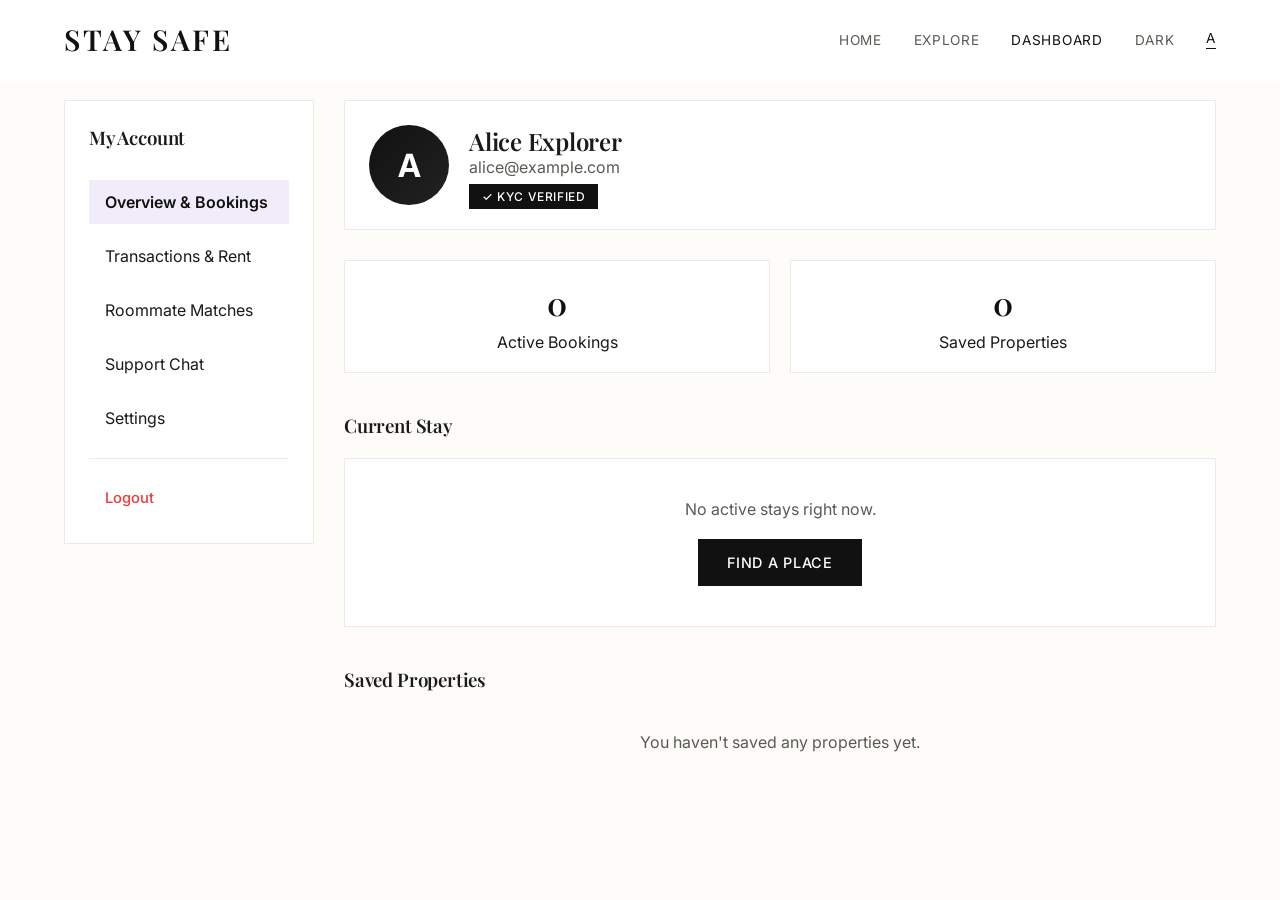
<file: dashboard.html>
<!DOCTYPE html>
<html lang="en">
<head>
    <meta charset="UTF-8">
    <meta name="viewport" content="width=device-width, initial-scale=1.0">
    <title>Srivachav STAY SAFE | User Dashboard</title>
    <link rel="stylesheet" href="style.css">
    <style>
        .dashboard-layout {
            display: grid;
            grid-template-columns: 250px 1fr;
            gap: 30px;
            margin-top: 100px;
        }

        .sidebar-menu {
            display: flex;
            flex-direction: column;
            gap: 10px;
        }

        .sidebar-menu a {
            padding: 12px 16px;
            border-radius: var(--radius-sm);
            transition: var(--transition);
        }

        .sidebar-menu a:hover, .sidebar-menu a.active {
            background: rgba(107, 70, 193, 0.1);
            color: var(--primary);
            font-weight: 600;
        }

        .profile-card {
            display: flex;
            align-items: center;
            gap: 20px;
            padding: 24px;
            margin-bottom: 30px;
        }

        .avatar {
            width: 80px; height: 80px;
            border-radius: 50%;
            background: linear-gradient(135deg, var(--primary), var(--secondary));
            color: white;
            display: flex; align-items: center; justify-content: center;
            font-size: 2rem; font-weight: bold;
        }

        .stats-grid {
            display: grid;
            grid-template-columns: repeat(auto-fit, minmax(200px, 1fr));
            gap: 20px;
            margin-bottom: 40px;
        }

        .stat-card {
            padding: 20px;
            text-align: center;
        }

        .stat-card h2 {
            font-size: 2rem;
            color: var(--primary);
            margin-bottom: 8px;
        }

        @media (max-width: 768px) {
            .dashboard-layout { grid-template-columns: 1fr; }
        }
    </style>
</head>
<body>
    <nav class="navbar">
        <a href="index.html" class="nav-brand">STAY SAFE</a>
        <div class="mobile-toggle">MENU</div>
        <div class="nav-links">
            <a href="index.html">Home</a>
            <a href="listings.html">Explore</a>
            <a href="dashboard.html" class="active">Dashboard</a>
            <div class="profile-btn" id="navAvatar">A</div>
        </div>
    </nav>

    <div class="container animate-slide-up">
        <div class="dashboard-layout">
            <aside class="sidebar-menu glass-panel" style="padding: 24px; height: fit-content;">
                <h3 style="margin-bottom: 20px;">My Account</h3>
                <a href="dashboard.html" class="active">Overview & Bookings</a>
                <a href="transactions.html">Transactions & Rent</a>
                <a href="matches.html">Roommate Matches</a>
                <a href="support.html">Support Chat</a>
                <a href="settings.html">Settings</a>
                <div style="height:1px;background:rgba(0,0,0,0.08);margin:8px 0;"></div>
                <div style="color:#e53e3e;cursor:pointer;padding:12px 16px;border-radius:4px;font-size:0.92rem;font-weight:500;" onclick="logoutUser()">Logout</div>
            </aside>

            <main>
                <!-- Profile -->
                <div class="profile-card glass-panel">
                    <div class="avatar" id="mainAvatar">A</div>
                    <div>
                        <h2 id="userName">User Name</h2>
                        <p style="color: var(--text-muted);" id="userEmail">user@example.com</p>
                        <div style="margin-top: 8px;">
                            <span class="badge badge-verified">✓ KYC Verified</span>
                        </div>
                    </div>
                </div>

                <!-- Stats -->
                <div class="stats-grid">
                    <div class="stat-card glass-panel">
                        <h2 id="activeBookingsStat">0</h2>
                        <p>Active Bookings</p>
                    </div>
                    <div class="stat-card glass-panel">
                        <h2 id="savedPropsStat">0</h2>
                        <p>Saved Properties</p>
                    </div>
                </div>

                <!-- Active Bookings -->
                <h3 style="margin-bottom: 20px;">Current Stay</h3>
                <div id="activeBookings" style="margin-bottom: 40px;">
                    <!-- JS Injected -->
                </div>

                <!-- Saved Properties -->
                <h3 style="margin-bottom: 20px;">Saved Properties</h3>
                <div class="property-grid" id="savedGrid">
                    <!-- JS Injected -->
                </div>
            </main>
        </div>
    </div>

    <script src="script.js"></script>
    <script>
        document.addEventListener('DOMContentLoaded', () => {
            // Load User Info
            const usersStr = localStorage.getItem('1268_users');
            if(usersStr) {
                const users = JSON.parse(usersStr);
                const user = users.current;
                document.getElementById('userName').innerText = user.name;
                document.getElementById('userEmail').innerText = user.email;
                const initial = user.name.charAt(0).toUpperCase();
                document.getElementById('mainAvatar').innerText = initial;
                document.getElementById('navAvatar').innerText = initial;
            }

            // Load Active Booking (Derive from transactions)
            const txs = JSON.parse(localStorage.getItem('1268_transactions')) || [];
            const bookingContainer = document.getElementById('activeBookings');
            
            // Assume the latest valid transaction is the active booking
            const activeTx = txs.length > 0 ? txs[0] : null;

            if(activeTx) {
                const prop = getPropertyById(activeTx.propertyId);
                document.getElementById('activeBookingsStat').innerText = '1';
                
                if(prop) {
                    bookingContainer.innerHTML = `
                        <div class="glass-panel" style="padding: 24px; display: flex; gap: 24px; align-items: center;">
                            <img src="${prop.images[0]}" style="width: 150px; height: 100px; object-fit: cover; border-radius: var(--radius-sm);">
                            <div style="flex: 1;">
                                <div class="d-flex justify-between aligns-center">
                                    <h3>${prop.name}</h3>
                                    <span class="badge badge-success" style="background: rgba(72,187,120,0.1); color: #38a169;">Active</span>
                                </div>
                                <p style="color: var(--text-muted); margin: 8px 0;"> ${prop.location}</p>
                                <div class="d-flex justify-between aligns-center" style="margin-top: 16px;">
                                    <button class="btn btn-outline" style="padding: 8px 16px;">Contact Owner</button>
                                    <button class="btn btn-primary" style="padding: 8px 16px;" onclick="window.location.href='transactions.html'">Pay Rent</button>
                                </div>
                            </div>
                        </div>
                    `;
                }
            } else {
                bookingContainer.innerHTML = `
                    <div class="glass-panel" style="padding: 40px; text-align: center; color: var(--text-muted);">
                        No active stays right now. <br><br>
                        <a href="listings.html" class="btn btn-primary">Find a Place</a>
                    </div>
                `;
            }

            // Load Saved Properties
            const savedIds = JSON.parse(localStorage.getItem('1268_saved')) || [];
            document.getElementById('savedPropsStat').innerText = savedIds.length;
            const savedGrid = document.getElementById('savedGrid');

            if(savedIds.length === 0) {
                savedGrid.innerHTML = `
                    <div style="grid-column: 1/-1; color: var(--text-muted); padding: 20px; text-align: center;">
                        You haven't saved any properties yet.
                    </div>
                `;
            } else {
                const savedProps = savedIds.map(id => getPropertyById(id)).filter(p => p !== undefined);
                
                savedGrid.innerHTML = savedProps.map(p => `
                    <div class="property-card glass-panel" style="animation: fadeIn 0.4s ease-out">
                        <div class="card-img">
                            <img src="${p.images[0]}" alt="${p.name}">
                            <div class="badge bg-white pos-top-right" style="cursor: pointer;" onclick="removeSaved('${p.id}', this)">REMOVE Remove</div>
                        </div>
                        <div class="card-content">
                            <h3>${p.name}</h3>
                            <p class="location-text"> ${p.location}</p>
                            <div class="card-footer d-flex justify-between aligns-center">
                                <div class="price">
                                    <strong>${formatCurrency(p.price)}</strong> / mo
                                </div>
                                <a href="details.html?id=${p.id}" class="btn btn-outline" style="padding: 6px 12px; font-size: 0.9rem;">View</a>
                            </div>
                        </div>
                    </div>
                `).join('');
            }
        });

        // Make remove function globally accessible to onclick
        window.removeSaved = function(id, el) {
            let saved = JSON.parse(localStorage.getItem('1268_saved')) || [];
            saved = saved.filter(savedId => savedId !== id);
            localStorage.setItem('1268_saved', JSON.stringify(saved));
            
            // Remove DOM element intuitively
            const card = el.closest('.property-card');
            card.style.opacity = '0';
            setTimeout(() => {
                card.remove();
                // update count
                document.getElementById('savedPropsStat').innerText = saved.length;
            }, 300);
            
            showToast("Property removed.");
        };
    </script>
</body>
</html>
</file>
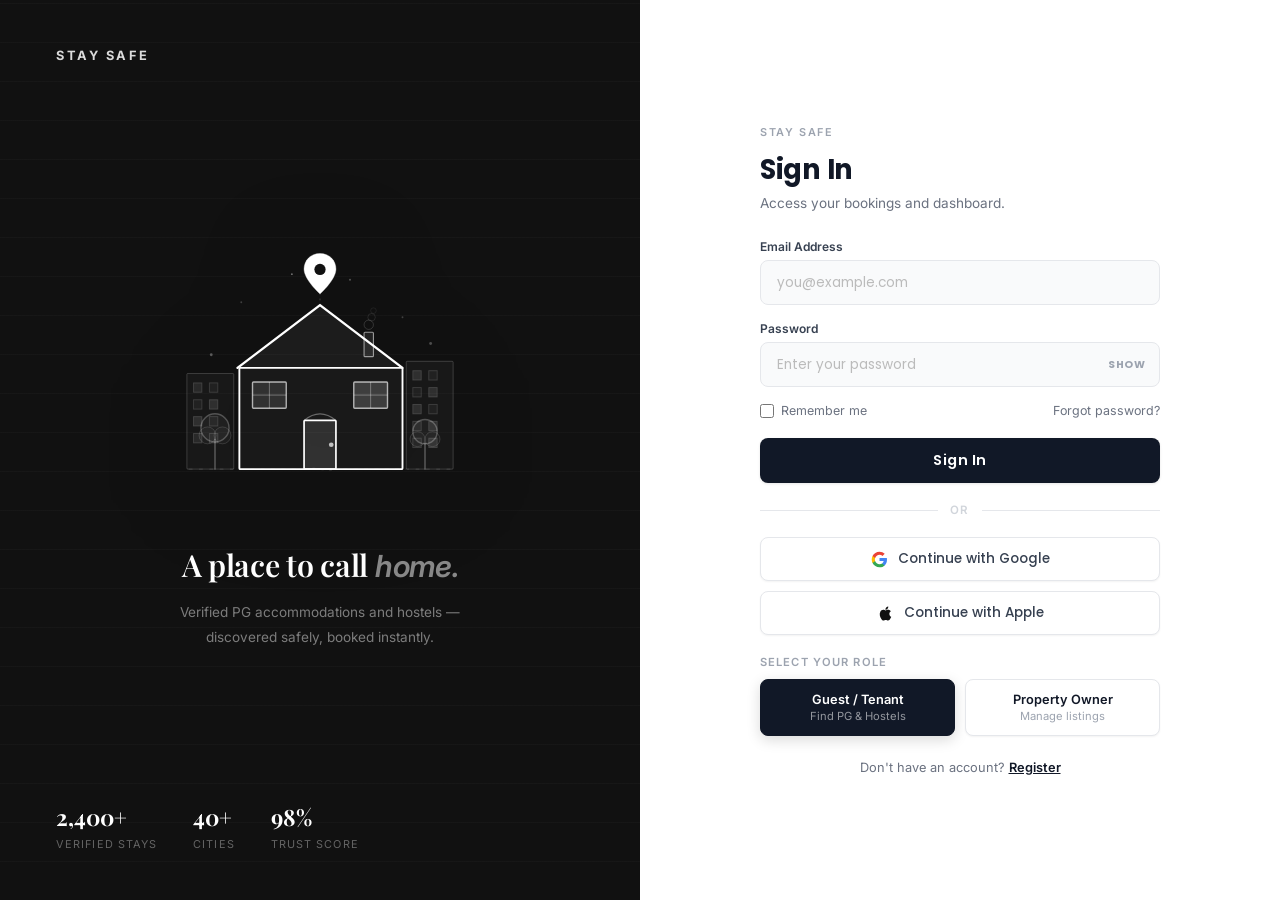
<file: login.html>
<!DOCTYPE html>
<html lang="en">
<head>
    <meta charset="UTF-8">
    <meta name="viewport" content="width=device-width, initial-scale=1.0">
    <title>Stay Safe | Sign In</title>
    <meta name="description" content="Sign in to Stay Safe — access bookings, roommate matches and your dashboard.">
    <link rel="preconnect" href="https://fonts.googleapis.com">
    <link href="https://fonts.googleapis.com/css2?family=Poppins:wght@300;400;500;600;700&display=swap" rel="stylesheet">
    <link rel="stylesheet" href="style.css">
    <style>
        *, *::before, *::after { box-sizing: border-box; margin: 0; padding: 0; }

        html, body {
            height: 100%;
            font-family: 'Poppins', sans-serif;
            background: #f4f5f7;
            color: #111827;
        }

        /* ─── Split Layout ─── */
        .auth-page {
            min-height: 100vh;
            display: grid;
            grid-template-columns: 1fr 1fr;
        }

        /* ══════════════════════════════════
           LEFT — Dark Illustration Panel
        ══════════════════════════════════ */
        .illus-panel {
            background: #111111;
            display: flex;
            flex-direction: column;
            justify-content: space-between;
            padding: 48px 56px;
            position: relative;
            overflow: hidden;
        }

        /* Fine line texture */
        .illus-panel::before {
            content: '';
            position: absolute;
            inset: 0;
            background: repeating-linear-gradient(
                0deg,
                transparent,
                transparent 38px,
                rgba(255,255,255,0.022) 38px,
                rgba(255,255,255,0.022) 39px
            );
            pointer-events: none;
        }

        .illus-brand {
            font-size: 0.8rem;
            font-weight: 700;
            letter-spacing: 0.2em;
            text-transform: uppercase;
            color: rgba(255,255,255,0.85);
            text-decoration: none;
            position: relative;
            z-index: 2;
        }

        .illus-center {
            flex: 1;
            display: flex;
            flex-direction: column;
            align-items: center;
            justify-content: center;
            text-align: center;
            padding: 40px 0;
            position: relative;
            z-index: 2;
        }

        .illus-svg-wrap {
            width: min(300px, 80%);
            margin-bottom: 44px;
            filter: drop-shadow(0 20px 48px rgba(0,0,0,0.5));
        }

        .illus-headline {
            font-family: 'Playfair Display', serif;
            font-size: 1.9rem;
            font-weight: 600;
            color: #fff;
            line-height: 1.3;
            margin-bottom: 14px;
        }

        .illus-headline em {
            font-style: italic;
            color: rgba(255,255,255,0.5);
        }

        .illus-body {
            font-size: 0.85rem;
            color: rgba(255,255,255,0.45);
            line-height: 1.8;
            max-width: 320px;
        }

        .illus-footer {
            display: flex;
            gap: 36px;
            position: relative;
            z-index: 2;
        }

        .illus-stat strong {
            display: block;
            font-size: 1.4rem;
            font-weight: 700;
            color: #fff;
            font-family: 'Playfair Display', serif;
        }

        .illus-stat span {
            font-size: 0.68rem;
            letter-spacing: 0.1em;
            text-transform: uppercase;
            color: rgba(255,255,255,0.35);
        }

        /* ══════════════════════════════════
           RIGHT — Form Panel
        ══════════════════════════════════ */
        .form-panel {
            background: #fff;
            display: flex;
            align-items: center;
            justify-content: center;
            padding: 60px 48px;
            overflow-y: auto;
        }

        .form-card {
            width: 100%;
            max-width: 400px;
            animation: fadeUp 0.4s ease both;
        }

        @keyframes fadeUp {
            from { opacity: 0; transform: translateY(16px); }
            to   { opacity: 1; transform: translateY(0); }
        }

        /* Brand mark inside form */
        .form-eyebrow {
            font-size: 0.68rem;
            font-weight: 600;
            letter-spacing: 0.15em;
            text-transform: uppercase;
            color: #9ca3af;
            margin-bottom: 10px;
        }

        .form-title {
            font-family: 'Poppins', sans-serif;
            font-size: 1.7rem;
            font-weight: 700;
            color: #111827;
            margin-bottom: 4px;
        }

        .form-sub {
            font-size: 0.85rem;
            color: #6b7280;
            margin-bottom: 28px;
        }

        /* ── Fields ── */
        .field { margin-bottom: 16px; }

        .field label {
            display: block;
            font-size: 0.75rem;
            font-weight: 600;
            color: #374151;
            margin-bottom: 6px;
        }

        .field-wrap { position: relative; }

        .field input {
            width: 100%;
            padding: 11px 16px;
            border: 1.5px solid #e5e7eb;
            border-radius: 8px;
            font-size: 0.9rem;
            font-family: 'Poppins', sans-serif;
            color: #111827;
            background: #f9fafb;
            outline: none;
            transition: border-color 0.2s, box-shadow 0.2s, background 0.2s;
        }

        .field input:focus {
            border-color: #111827;
            background: #fff;
            box-shadow: 0 0 0 3px rgba(17,24,39,0.07);
        }

        .field input::placeholder { color: #bbb; font-size: 0.85rem; }

        .pw-toggle {
            position: absolute;
            right: 14px;
            top: 50%;
            transform: translateY(-50%);
            background: none;
            border: none;
            cursor: pointer;
            font-size: 0.65rem;
            font-weight: 700;
            letter-spacing: 0.08em;
            color: #9ca3af;
            font-family: 'Poppins', sans-serif;
            transition: color 0.15s;
        }

        .pw-toggle:hover { color: #111827; }

        /* ── Meta row ── */
        .meta-row {
            display: flex;
            justify-content: space-between;
            align-items: center;
            margin-bottom: 20px;
            font-size: 0.78rem;
        }

        .meta-row label {
            display: flex;
            align-items: center;
            gap: 7px;
            cursor: pointer;
            color: #6b7280;
        }

        .meta-row input[type=checkbox] {
            width: 14px; height: 14px;
            accent-color: #111827;
            cursor: pointer;
        }

        .meta-row a {
            color: #6b7280;
            text-decoration: none;
            transition: color 0.15s;
        }

        .meta-row a:hover { color: #111827; }

        /* ── Submit button ── */
        .btn-submit {
            width: 100%;
            padding: 12px;
            background: #111827;
            color: #fff;
            border: none;
            border-radius: 8px;
            font-size: 0.9rem;
            font-weight: 600;
            font-family: 'Poppins', sans-serif;
            cursor: pointer;
            letter-spacing: 0.03em;
            transition: background 0.2s, box-shadow 0.2s, transform 0.15s;
            box-shadow: 0 1px 3px rgba(0,0,0,0.1);
        }

        .btn-submit:hover {
            background: #1f2937;
            transform: translateY(-1px);
            box-shadow: 0 4px 14px rgba(0,0,0,0.12);
        }

        .btn-submit:active  { transform: translateY(0); }
        .btn-submit:disabled { opacity: 0.5; cursor: not-allowed; transform: none; }

        /* ── OR Divider ── */
        .or-divider {
            display: flex;
            align-items: center;
            gap: 12px;
            margin: 20px 0;
            font-size: 0.72rem;
            font-weight: 600;
            letter-spacing: 0.1em;
            color: #d1d5db;
        }

        .or-divider::before, .or-divider::after {
            content: '';
            flex: 1;
            height: 1px;
            background: #e5e7eb;
        }

        /* ── Social buttons ── */
        .social-group {
            display: flex;
            flex-direction: column;
            gap: 10px;
            margin-bottom: 20px;
        }

        .btn-social {
            display: flex;
            align-items: center;
            justify-content: center;
            gap: 10px;
            width: 100%;
            padding: 11px;
            border: 1.5px solid #e5e7eb;
            border-radius: 8px;
            background: #fff;
            font-size: 0.85rem;
            font-weight: 500;
            color: #374151;
            cursor: pointer;
            font-family: 'Poppins', sans-serif;
            box-shadow: 0 1px 2px rgba(0,0,0,0.05);
            transition: background 0.2s, border-color 0.2s, box-shadow 0.2s, transform 0.15s;
        }

        .btn-social:hover {
            background: #f9fafb;
            border-color: #bbb;
            box-shadow: 0 4px 12px rgba(0,0,0,0.08);
            transform: translateY(-1px);
        }

        .btn-social svg { width: 17px; height: 17px; flex-shrink: 0; }

        /* ── Role cards ── */
        .role-label {
            font-size: 0.7rem;
            font-weight: 600;
            letter-spacing: 0.1em;
            text-transform: uppercase;
            color: #9ca3af;
            margin-bottom: 10px;
        }

        .role-group {
            display: grid;
            grid-template-columns: 1fr 1fr;
            gap: 10px;
            margin-bottom: 24px;
        }

        .role-card {
            border: 1.5px solid #e5e7eb;
            border-radius: 8px;
            padding: 12px 10px;
            text-align: center;
            cursor: pointer;
            background: #fff;
            box-shadow: 0 1px 2px rgba(0,0,0,0.05);
            transition: all 0.2s;
            user-select: none;
        }

        .role-card .rc-title { font-size: 0.8rem; font-weight: 600; color: #111827; }
        .role-card .rc-sub   { font-size: 0.7rem; color: #9ca3af; margin-top: 2px; }

        .role-card:hover {
            border-color: #111827;
            box-shadow: 0 4px 12px rgba(0,0,0,0.08);
            transform: translateY(-1px);
        }

        .role-card.active {
            border-color: #111827;
            background: #111827;
            box-shadow: 0 4px 14px rgba(0,0,0,0.15);
        }

        .role-card.active .rc-title { color: #fff; }
        .role-card.active .rc-sub   { color: rgba(255,255,255,0.55); }

        /* ── Switch line ── */
        .switch-line {
            text-align: center;
            font-size: 0.8rem;
            color: #6b7280;
            margin-top: 4px;
        }

        .switch-line a {
            color: #111827;
            font-weight: 600;
            cursor: pointer;
            text-decoration: underline;
        }

        /* ── Register pane ── */
        #pane-up { display: none; }

        /* ── Responsive ── */
        @media (max-width: 860px) {
            .auth-page { grid-template-columns: 1fr; }
            .illus-panel { display: none; }
            .form-panel { min-height: 100vh; padding: 48px 24px; }
        }

        @media (max-width: 480px) {
            .role-group { grid-template-columns: 1fr; }
        }
    </style>
</head>
<body>

<div class="auth-page">

    <!-- ══════════════ LEFT — ILLUSTRATION ══════════════ -->
    <div class="illus-panel">
        <a href="index.html" class="illus-brand">Stay Safe</a>

        <div class="illus-center">
            <div class="illus-svg-wrap">
                <svg viewBox="0 0 320 300" fill="none" xmlns="http://www.w3.org/2000/svg">
                    <!-- Ground line -->
                    <line x1="20" y1="270" x2="300" y2="270" stroke="rgba(255,255,255,0.14)" stroke-width="1" stroke-dasharray="4 7"/>

                    <!-- Background building — left -->
                    <rect x="18" y="168" width="50" height="102" rx="1" stroke="rgba(255,255,255,0.18)" stroke-width="1" fill="rgba(255,255,255,0.03)"/>
                    <rect x="25" y="178" width="9" height="10" stroke="rgba(255,255,255,0.15)" stroke-width="1" fill="rgba(255,255,255,0.08)"/>
                    <rect x="42" y="178" width="9" height="10" stroke="rgba(255,255,255,0.15)" stroke-width="1" fill="rgba(255,255,255,0.04)"/>
                    <rect x="25" y="196" width="9" height="10" stroke="rgba(255,255,255,0.15)" stroke-width="1" fill="rgba(255,255,255,0.04)"/>
                    <rect x="42" y="196" width="9" height="10" stroke="rgba(255,255,255,0.15)" stroke-width="1" fill="rgba(255,255,255,0.1)"/>
                    <rect x="25" y="214" width="9" height="10" stroke="rgba(255,255,255,0.15)" stroke-width="1" fill="rgba(255,255,255,0.1)"/>
                    <rect x="42" y="214" width="9" height="10" stroke="rgba(255,255,255,0.15)" stroke-width="1" fill="rgba(255,255,255,0.04)"/>
                    <rect x="25" y="232" width="9" height="10" stroke="rgba(255,255,255,0.15)" stroke-width="1" fill="rgba(255,255,255,0.08)"/>
                    <rect x="42" y="232" width="9" height="10" stroke="rgba(255,255,255,0.15)" stroke-width="1" fill="rgba(255,255,255,0.04)"/>

                    <!-- Background building — right -->
                    <rect x="252" y="155" width="50" height="115" rx="1" stroke="rgba(255,255,255,0.18)" stroke-width="1" fill="rgba(255,255,255,0.03)"/>
                    <rect x="259" y="165" width="9" height="10" stroke="rgba(255,255,255,0.15)" stroke-width="1" fill="rgba(255,255,255,0.1)"/>
                    <rect x="276" y="165" width="9" height="10" stroke="rgba(255,255,255,0.15)" stroke-width="1" fill="rgba(255,255,255,0.04)"/>
                    <rect x="259" y="183" width="9" height="10" stroke="rgba(255,255,255,0.15)" stroke-width="1" fill="rgba(255,255,255,0.04)"/>
                    <rect x="276" y="183" width="9" height="10" stroke="rgba(255,255,255,0.15)" stroke-width="1" fill="rgba(255,255,255,0.1)"/>
                    <rect x="259" y="201" width="9" height="10" stroke="rgba(255,255,255,0.15)" stroke-width="1" fill="rgba(255,255,255,0.1)"/>
                    <rect x="276" y="201" width="9" height="10" stroke="rgba(255,255,255,0.15)" stroke-width="1" fill="rgba(255,255,255,0.04)"/>
                    <rect x="259" y="219" width="9" height="10" stroke="rgba(255,255,255,0.15)" stroke-width="1" fill="rgba(255,255,255,0.06)"/>
                    <rect x="276" y="219" width="9" height="10" stroke="rgba(255,255,255,0.15)" stroke-width="1" fill="rgba(255,255,255,0.1)"/>
                    <rect x="259" y="237" width="9" height="10" stroke="rgba(255,255,255,0.15)" stroke-width="1" fill="rgba(255,255,255,0.04)"/>
                    <rect x="276" y="237" width="9" height="10" stroke="rgba(255,255,255,0.15)" stroke-width="1" fill="rgba(255,255,255,0.1)"/>

                    <!-- Chimney -->
                    <rect x="207" y="124" width="10" height="26" rx="1" stroke="rgba(255,255,255,0.55)" stroke-width="1.2" fill="rgba(255,255,255,0.07)"/>
                    <!-- Smoke -->
                    <circle cx="212" cy="116" r="5"  stroke="rgba(255,255,255,0.16)" stroke-width="1" fill="none"/>
                    <circle cx="215" cy="108" r="4"  stroke="rgba(255,255,255,0.10)" stroke-width="1" fill="none"/>
                    <circle cx="217" cy="101" r="3"  stroke="rgba(255,255,255,0.07)" stroke-width="1" fill="none"/>

                    <!-- Roof -->
                    <polyline points="72,162 160,95 248,162" stroke="white" stroke-width="2.5" stroke-linejoin="round" stroke-linecap="round" fill="none"/>
                    <polygon points="72,162 160,95 248,162" fill="rgba(255,255,255,0.05)"/>

                    <!-- House body -->
                    <rect x="74" y="162" width="174" height="108" rx="1" stroke="white" stroke-width="2" fill="rgba(255,255,255,0.04)"/>

                    <!-- Door -->
                    <rect x="143" y="218" width="34" height="52" rx="1" stroke="white" stroke-width="1.8" fill="rgba(255,255,255,0.1)"/>
                    <path d="M143,218 Q160,204 177,218" stroke="rgba(255,255,255,0.35)" stroke-width="1.2" fill="none"/>
                    <circle cx="172" cy="244" r="2.5" fill="rgba(255,255,255,0.7)"/>

                    <!-- Window left -->
                    <rect x="88"  y="177" width="36" height="28" rx="1" stroke="rgba(255,255,255,0.65)" stroke-width="1.5" fill="rgba(255,255,255,0.1)"/>
                    <line x1="106" y1="177" x2="106" y2="205" stroke="rgba(255,255,255,0.35)" stroke-width="1"/>
                    <line x1="88"  y1="191" x2="124" y2="191" stroke="rgba(255,255,255,0.35)" stroke-width="1"/>

                    <!-- Window right -->
                    <rect x="196" y="177" width="36" height="28" rx="1" stroke="rgba(255,255,255,0.65)" stroke-width="1.5" fill="rgba(255,255,255,0.16)"/>
                    <line x1="214" y1="177" x2="214" y2="205" stroke="rgba(255,255,255,0.35)" stroke-width="1"/>
                    <line x1="196" y1="191" x2="232" y2="191" stroke="rgba(255,255,255,0.35)" stroke-width="1"/>

                    <!-- Path to door -->
                    <path d="M143,270 Q152,268 160,270 Q168,272 177,270" stroke="rgba(255,255,255,0.12)" stroke-width="1.5" fill="none" stroke-dasharray="3 6"/>

                    <!-- Tree left -->
                    <line x1="48" y1="270" x2="48" y2="238" stroke="rgba(255,255,255,0.3)" stroke-width="1.5" stroke-linecap="round"/>
                    <circle cx="48" cy="226" r="15" stroke="rgba(255,255,255,0.25)" stroke-width="1.5" fill="rgba(255,255,255,0.04)"/>
                    <circle cx="40" cy="234" r="9"  stroke="rgba(255,255,255,0.15)" stroke-width="1"   fill="rgba(255,255,255,0.03)"/>
                    <circle cx="56" cy="234" r="9"  stroke="rgba(255,255,255,0.15)" stroke-width="1"   fill="rgba(255,255,255,0.03)"/>

                    <!-- Tree right -->
                    <line x1="272" y1="270" x2="272" y2="242" stroke="rgba(255,255,255,0.3)" stroke-width="1.5" stroke-linecap="round"/>
                    <circle cx="272" cy="230" r="13" stroke="rgba(255,255,255,0.25)" stroke-width="1.5" fill="rgba(255,255,255,0.04)"/>
                    <circle cx="264" cy="238" r="8"  stroke="rgba(255,255,255,0.15)" stroke-width="1"   fill="rgba(255,255,255,0.03)"/>
                    <circle cx="280" cy="238" r="8"  stroke="rgba(255,255,255,0.15)" stroke-width="1"   fill="rgba(255,255,255,0.03)"/>

                    <!-- Location pin -->
                    <line x1="160" y1="82" x2="160" y2="92" stroke="rgba(255,255,255,0.2)" stroke-width="1" stroke-dasharray="2 4"/>
                    <path d="M160 40 C150 40 143 47.5 143 56.5 C143 68 160 83 160 83 C160 83 177 68 177 56.5 C177 47.5 170 40 160 40Z" fill="white" stroke="rgba(255,255,255,0.4)" stroke-width="1"/>
                    <circle cx="160" cy="57" r="6" fill="#111111"/>

                    <!-- Pulse rings -->
                    <circle cx="160" cy="60" r="22" fill="none" stroke="rgba(255,255,255,0.1)" stroke-width="1">
                        <animate attributeName="r"       values="22;32;22" dur="3s"   repeatCount="indefinite"/>
                        <animate attributeName="opacity" values="0.2;0;0.2" dur="3s"   repeatCount="indefinite"/>
                    </circle>
                    <circle cx="160" cy="60" r="16" fill="none" stroke="rgba(255,255,255,0.08)" stroke-width="1">
                        <animate attributeName="r"       values="16;24;16" dur="3s" begin="0.6s" repeatCount="indefinite"/>
                        <animate attributeName="opacity" values="0.15;0;0.15" dur="3s" begin="0.6s" repeatCount="indefinite"/>
                    </circle>

                    <!-- Sparkles -->
                    <circle cx="44"  cy="148" r="1.5" fill="rgba(255,255,255,0.3)"/>
                    <circle cx="278" cy="136" r="1.5" fill="rgba(255,255,255,0.25)"/>
                    <circle cx="130" cy="62"  r="1"   fill="rgba(255,255,255,0.4)"/>
                    <circle cx="192" cy="68"  r="1"   fill="rgba(255,255,255,0.3)"/>
                    <circle cx="76"  cy="92"  r="1"   fill="rgba(255,255,255,0.2)"/>
                    <circle cx="248" cy="108" r="1"   fill="rgba(255,255,255,0.2)"/>
                </svg>
            </div>

            <h2 class="illus-headline">A place to call <em>home.</em></h2>
            <p class="illus-body">Verified PG accommodations and hostels — discovered safely, booked instantly.</p>
        </div>

        <div class="illus-footer">
            <div class="illus-stat">
                <strong>2,400+</strong>
                <span>Verified Stays</span>
            </div>
            <div class="illus-stat">
                <strong>40+</strong>
                <span>Cities</span>
            </div>
            <div class="illus-stat">
                <strong>98%</strong>
                <span>Trust Score</span>
            </div>
        </div>
    </div>

    <!-- ══════════════ RIGHT — FORM ══════════════ -->
    <div class="form-panel">
        <div class="form-card">

            <p class="form-eyebrow">Stay Safe</p>
            <h1 class="form-title" id="formTitle">Sign In</h1>
            <p class="form-sub"    id="formSub">Access your bookings and dashboard.</p>

            <!-- ═══ SIGN IN PANE ═══ -->
            <div id="pane-in">
                <form id="loginForm" autocomplete="on">
                    <div class="field">
                        <label for="lEmail">Email Address</label>
                        <input type="email" id="lEmail" placeholder="you@example.com" required autocomplete="email">
                    </div>
                    <div class="field">
                        <label for="lPw">Password</label>
                        <div class="field-wrap">
                            <input type="password" id="lPw" placeholder="Enter your password" required style="padding-right:56px" autocomplete="current-password">
                            <button type="button" class="pw-toggle" onclick="togglePw('lPw',this)">SHOW</button>
                        </div>
                    </div>
                    <div class="meta-row">
                        <label><input type="checkbox" id="remember"> Remember me</label>
                        <a href="#">Forgot password?</a>
                    </div>
                    <button type="submit" id="loginBtn" class="btn-submit">Sign In</button>
                </form>

                <div class="or-divider">OR</div>

                <div class="social-group">
                    <button class="btn-social" onclick="sso('Google')">
                        <svg viewBox="0 0 24 24"><path fill="#4285F4" d="M22.56 12.25c0-.78-.07-1.53-.2-2.25H12v4.26h5.92c-.26 1.37-1.04 2.53-2.21 3.31v2.77h3.57c2.08-1.92 3.28-4.74 3.28-8.09z"/><path fill="#34A853" d="M12 23c2.97 0 5.46-.98 7.28-2.66l-3.57-2.77c-.98.66-2.23 1.06-3.71 1.06-2.86 0-5.29-1.93-6.16-4.53H2.18v2.84C3.99 20.53 7.7 23 12 23z"/><path fill="#FBBC05" d="M5.84 14.09c-.22-.66-.35-1.36-.35-2.09s.13-1.43.35-2.09V7.07H2.18C1.43 8.55 1 10.22 1 12s.43 3.45 1.18 4.93l3.66-2.84z"/><path fill="#EA4335" d="M12 5.38c1.62 0 3.06.56 4.21 1.64l3.15-3.15C17.45 2.09 14.97 1 12 1 7.7 1 3.99 3.47 2.18 7.07l3.66 2.84c.87-2.6 3.3-4.53 6.16-4.53z"/></svg>
                        Continue with Google
                    </button>
                    <button class="btn-social" onclick="sso('Apple')">
                        <svg viewBox="0 0 24 24"><path fill="#111" d="M18.71 19.5c-.83 1.24-1.71 2.45-3.05 2.47-1.34.03-1.77-.79-3.29-.79-1.53 0-2 .77-3.27.82-1.31.05-2.3-1.32-3.14-2.53C4.25 17 2.94 12.45 4.7 9.39c.87-1.52 2.43-2.48 4.12-2.51 1.28-.02 2.5.87 3.29.87.78 0 2.26-1.07 3.8-.91.65.03 2.47.26 3.64 1.98-.09.06-2.17 1.28-2.15 3.81.03 3.02 2.65 4.03 2.68 4.04-.03.07-.42 1.44-1.38 2.83M13 3.5c.73-.83 1.94-1.46 2.94-1.5.13 1.17-.34 2.35-1.04 3.19-.69.85-1.83 1.51-2.95 1.42-.15-1.15.41-2.35 1.05-3.11z"/></svg>
                        Continue with Apple
                    </button>
                </div>

                <p class="role-label">Select your role</p>
                <div class="role-group">
                    <div class="role-card active" id="chip-user"  onclick="pickRole('user')">
                        <div class="rc-title">Guest / Tenant</div>
                        <div class="rc-sub">Find PG &amp; Hostels</div>
                    </div>
                    <div class="role-card" id="chip-owner" onclick="pickRole('owner')">
                        <div class="rc-title">Property Owner</div>
                        <div class="rc-sub">Manage listings</div>
                    </div>
                </div>

                <p class="switch-line">Don't have an account? <a onclick="switchPane('up')">Register</a></p>
            </div>

            <!-- ═══ REGISTER PANE ═══ -->
            <div id="pane-up">
                <p class="role-label">Registering as</p>
                <div class="role-group" style="margin-bottom:18px;">
                    <div class="role-card active" id="schip-user"  onclick="pickSRole('user')">
                        <div class="rc-title">Guest / Tenant</div>
                        <div class="rc-sub">Find PG &amp; Hostels</div>
                    </div>
                    <div class="role-card" id="schip-owner" onclick="pickSRole('owner')">
                        <div class="rc-title">Property Owner</div>
                        <div class="rc-sub">Manage listings</div>
                    </div>
                </div>

                <form id="signupForm" autocomplete="on">
                    <div class="field">
                        <label for="sName">Full Name</label>
                        <input type="text" id="sName" placeholder="Rahul Sharma" required autocomplete="name">
                    </div>
                    <div class="field">
                        <label for="sEmail">Email Address</label>
                        <input type="email" id="sEmail" placeholder="you@example.com" required autocomplete="email">
                    </div>
                    <div class="field">
                        <label for="sPhone">Phone <span style="font-weight:400;color:#aaa;font-size:0.7rem;">(optional)</span></label>
                        <input type="tel" id="sPhone" placeholder="+91 98765 43210" autocomplete="tel">
                    </div>
                    <div class="field">
                        <label for="sPw">Password</label>
                        <div class="field-wrap">
                            <input type="password" id="sPw" placeholder="Min. 8 characters" required style="padding-right:56px" autocomplete="new-password">
                            <button type="button" class="pw-toggle" onclick="togglePw('sPw',this)">SHOW</button>
                        </div>
                    </div>
                    <button type="submit" id="signupBtn" class="btn-submit">Create Account</button>
                </form>

                <div class="or-divider" style="margin:18px 0;">OR</div>
                <div class="social-group">
                    <button class="btn-social" onclick="sso('Google')">
                        <svg viewBox="0 0 24 24"><path fill="#4285F4" d="M22.56 12.25c0-.78-.07-1.53-.2-2.25H12v4.26h5.92c-.26 1.37-1.04 2.53-2.21 3.31v2.77h3.57c2.08-1.92 3.28-4.74 3.28-8.09z"/><path fill="#34A853" d="M12 23c2.97 0 5.46-.98 7.28-2.66l-3.57-2.77c-.98.66-2.23 1.06-3.71 1.06-2.86 0-5.29-1.93-6.16-4.53H2.18v2.84C3.99 20.53 7.7 23 12 23z"/><path fill="#FBBC05" d="M5.84 14.09c-.22-.66-.35-1.36-.35-2.09s.13-1.43.35-2.09V7.07H2.18C1.43 8.55 1 10.22 1 12s.43 3.45 1.18 4.93l3.66-2.84z"/><path fill="#EA4335" d="M12 5.38c1.62 0 3.06.56 4.21 1.64l3.15-3.15C17.45 2.09 14.97 1 12 1 7.7 1 3.99 3.47 2.18 7.07l3.66 2.84c.87-2.6 3.3-4.53 6.16-4.53z"/></svg>
                        Continue with Google
                    </button>
                    <button class="btn-social" onclick="sso('Apple')">
                        <svg viewBox="0 0 24 24"><path fill="#111" d="M18.71 19.5c-.83 1.24-1.71 2.45-3.05 2.47-1.34.03-1.77-.79-3.29-.79-1.53 0-2 .77-3.27.82-1.31.05-2.3-1.32-3.14-2.53C4.25 17 2.94 12.45 4.7 9.39c.87-1.52 2.43-2.48 4.12-2.51 1.28-.02 2.5.87 3.29.87.78 0 2.26-1.07 3.8-.91.65.03 2.47.26 3.64 1.98-.09.06-2.17 1.28-2.15 3.81.03 3.02 2.65 4.03 2.68 4.04-.03.07-.42 1.44-1.38 2.83M13 3.5c.73-.83 1.94-1.46 2.94-1.5.13 1.17-.34 2.35-1.04 3.19-.69.85-1.83 1.51-2.95 1.42-.15-1.15.41-2.35 1.05-3.11z"/></svg>
                        Continue with Apple
                    </button>
                </div>

                <p class="switch-line">Already registered? <a onclick="switchPane('in')">Sign in</a></p>
            </div>

        </div>
    </div>

</div>

<script>
    function toast(msg, type) {
        const t = document.createElement('div');
        t.style.cssText = `position:fixed;bottom:28px;left:50%;transform:translateX(-50%);background:${type==='error'?'#ef4444':'#111827'};color:#fff;padding:12px 22px;border-radius:8px;font-size:0.82rem;font-weight:500;font-family:'Poppins',sans-serif;z-index:9999;box-shadow:0 4px 20px rgba(0,0,0,0.15);white-space:nowrap;`;
        t.textContent = msg;
        document.body.appendChild(t);
        setTimeout(() => t.remove(), 3000);
    }

    let role = 'user', signupRole = 'user';

    function switchPane(p) {
        document.getElementById('pane-in').style.display = p === 'in' ? '' : 'none';
        document.getElementById('pane-up').style.display = p === 'up' ? '' : 'none';
        document.getElementById('formTitle').textContent = p === 'in' ? 'Sign In' : 'Create Account';
        document.getElementById('formSub').textContent   = p === 'in' ? 'Access your bookings and dashboard.' : 'Join Stay Safe — it\'s free.';
    }

    function pickRole(r) {
        role = r;
        document.getElementById('chip-user').classList.toggle('active',  r === 'user');
        document.getElementById('chip-owner').classList.toggle('active', r === 'owner');
    }

    function pickSRole(r) {
        signupRole = r;
        document.getElementById('schip-user').classList.toggle('active',  r === 'user');
        document.getElementById('schip-owner').classList.toggle('active', r === 'owner');
    }

    function togglePw(id, btn) {
        const el = document.getElementById(id);
        const hidden = el.type === 'password';
        el.type = hidden ? 'text' : 'password';
        btn.textContent = hidden ? 'HIDE' : 'SHOW';
    }

    function sso(p) { toast(p + ' SSO is not configured — use email login.', 'error'); }

    document.getElementById('loginForm').addEventListener('submit', function(e) {
        e.preventDefault();
        const email = document.getElementById('lEmail').value.trim();
        const pw    = document.getElementById('lPw').value;
        const remem = document.getElementById('remember').checked;
        const btn   = document.getElementById('loginBtn');
        if (!email || !pw) { toast('Please fill all fields.', 'error'); return; }
        btn.textContent = 'Signing in…'; btn.disabled = true;
        setTimeout(() => {
            const raw  = email.split('@')[0];
            const name = raw.charAt(0).toUpperCase() + raw.slice(1);
            const ud   = JSON.parse(localStorage.getItem('1268_users') || '{}');
            ud.current = { name, role, email };
            localStorage.setItem('1268_users', JSON.stringify(ud));
            if (remem) localStorage.setItem('1268_remember', 'true');
            toast('Welcome, ' + name + '!');
            setTimeout(() => { window.location.href = role === 'owner' ? 'owner.html' : 'dashboard.html'; }, 1100);
        }, 900);
    });

    document.getElementById('signupForm').addEventListener('submit', function(e) {
        e.preventDefault();
        const name  = document.getElementById('sName').value.trim();
        const email = document.getElementById('sEmail').value.trim();
        const pw    = document.getElementById('sPw').value;
        const btn   = document.getElementById('signupBtn');
        if (!name || !email || !pw) { toast('Please fill required fields.', 'error'); return; }
        if (pw.length < 8)          { toast('Password must be at least 8 characters.', 'error'); return; }
        btn.textContent = 'Creating…'; btn.disabled = true;
        setTimeout(() => {
            const ud = JSON.parse(localStorage.getItem('1268_users') || '{}');
            ud.current = { name, role: signupRole, email };
            localStorage.setItem('1268_users', JSON.stringify(ud));
            toast('Welcome, ' + name + '! Account created.');
            setTimeout(() => { window.location.href = signupRole === 'owner' ? 'owner.html' : 'dashboard.html'; }, 1100);
        }, 900);
    });
</script>
</body>
</html>
</file>
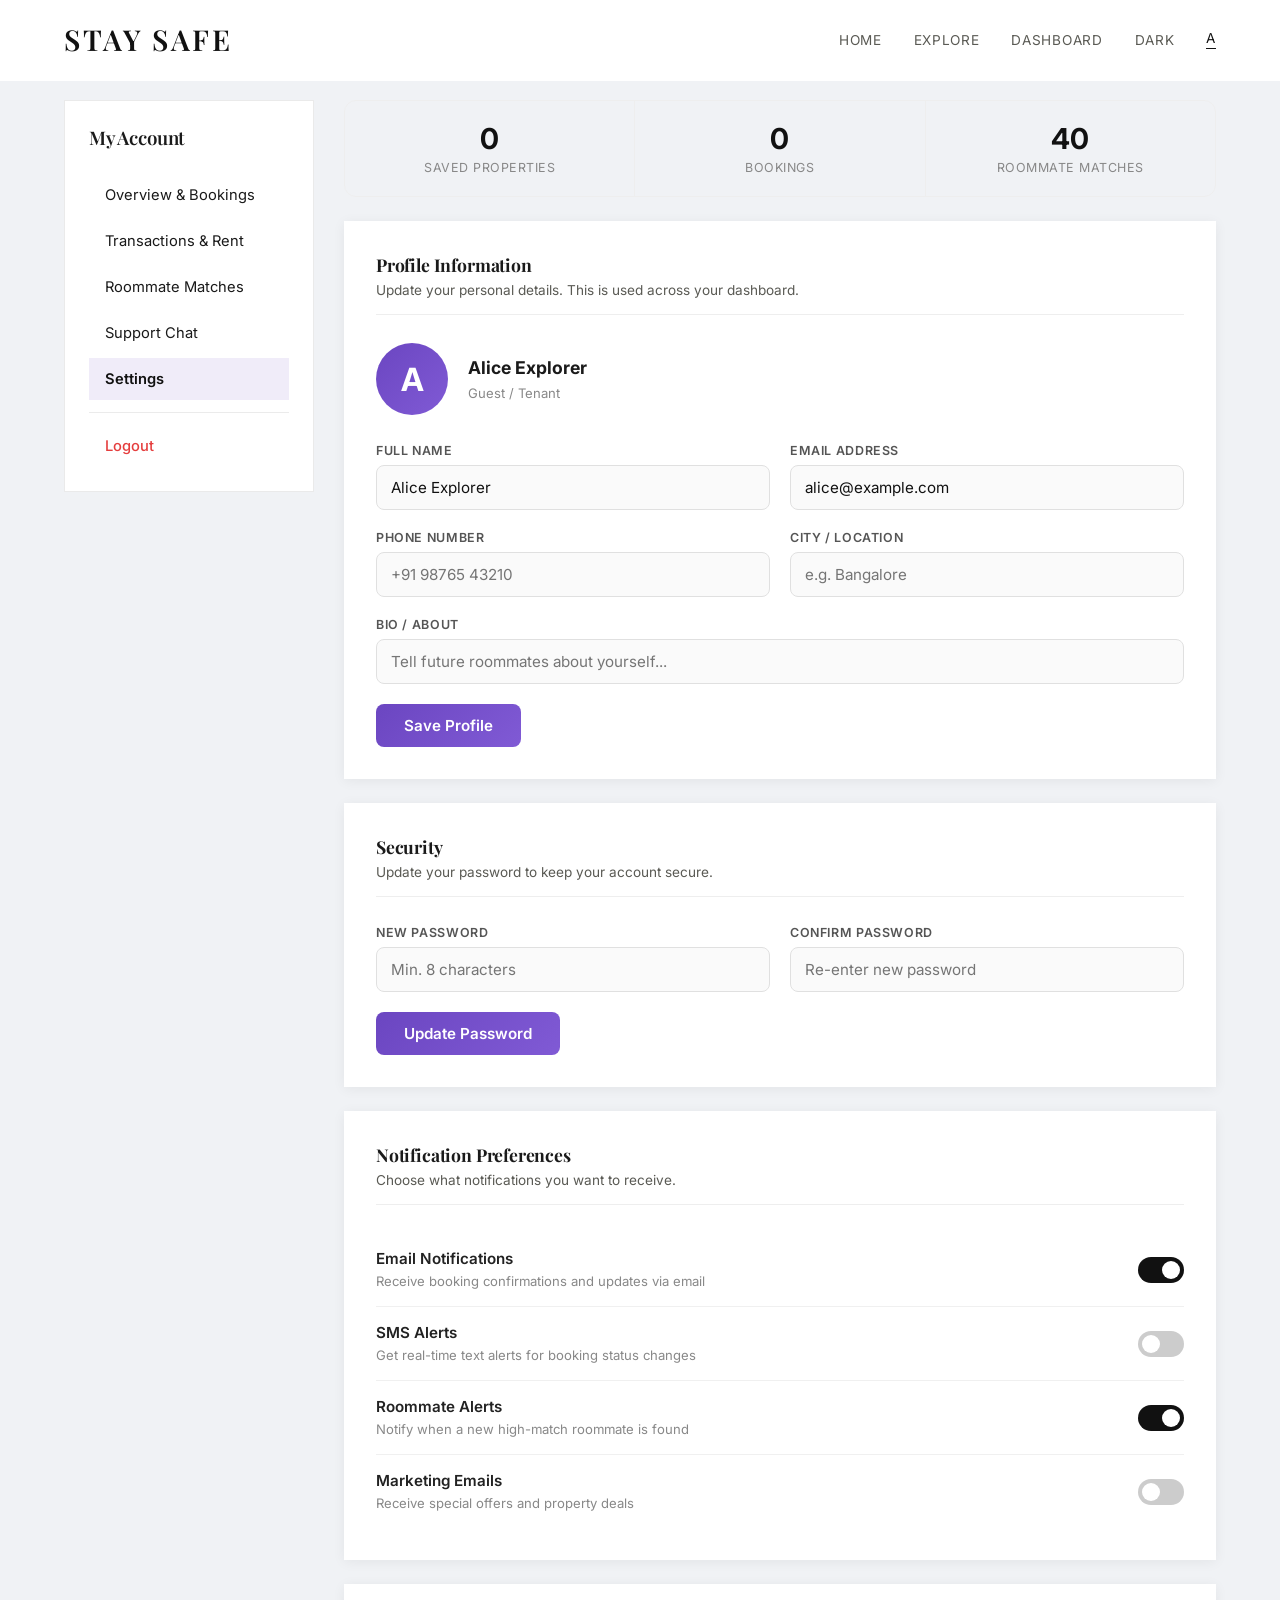
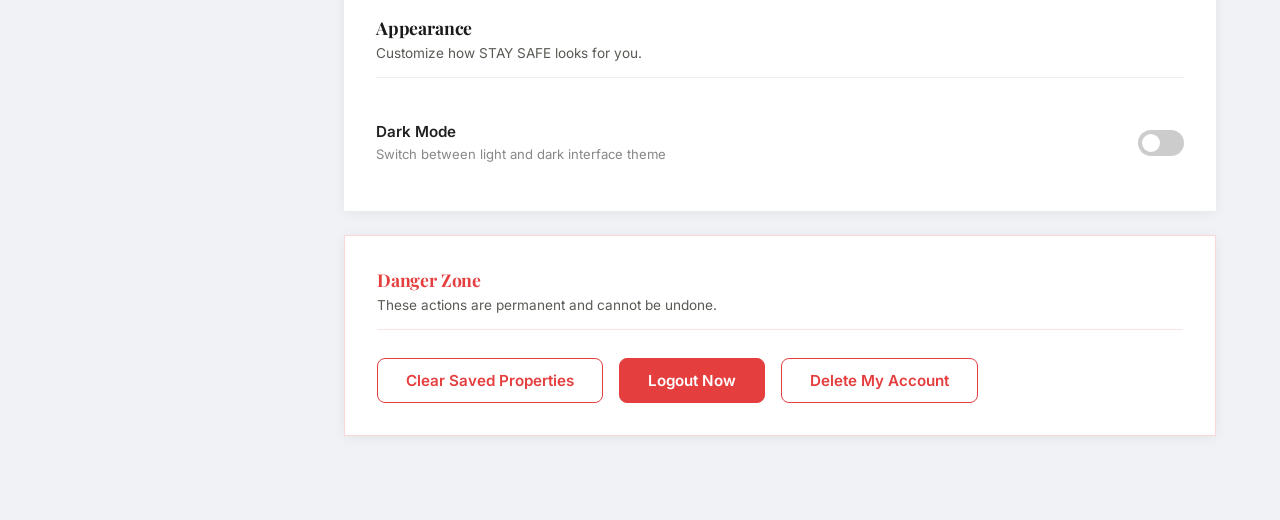
<file: settings.html>
<!DOCTYPE html>
<html lang="en">
<head>
    <meta charset="UTF-8">
    <meta name="viewport" content="width=device-width, initial-scale=1.0">
    <title>Srivachav STAY SAFE | Settings</title>
    <link rel="stylesheet" href="style.css">
    <style>
        body { background: #f0f2f5; }

        .dashboard-layout {
            display: grid;
            grid-template-columns: 250px 1fr;
            gap: 30px;
            margin-top: 100px;
            padding-bottom: 60px;
        }

        .sidebar-menu { display: flex; flex-direction: column; gap: 4px; }
        .sidebar-menu a {
            padding: 12px 16px;
            border-radius: var(--radius-sm);
            transition: var(--transition);
            font-size: 0.92rem;
        }
        .sidebar-menu a:hover, .sidebar-menu a.active {
            background: rgba(107,70,193,0.1);
            color: var(--primary);
            font-weight: 600;
        }
        .sidebar-menu .sidebar-divider {
            height: 1px;
            background: rgba(0,0,0,0.08);
            margin: 8px 0;
        }
        .sidebar-menu .sidebar-logout {
            color: #e53e3e;
            cursor: pointer;
            padding: 12px 16px;
            border-radius: var(--radius-sm);
            transition: var(--transition);
            font-size: 0.92rem;
            font-weight: 500;
        }
        .sidebar-menu .sidebar-logout:hover { background: rgba(229,62,62,0.08); }

        /* Settings Sections */
        .settings-section {
            background: #fff;
            border-radius: var(--radius-lg);
            padding: 32px;
            margin-bottom: 24px;
            box-shadow: 0 2px 12px rgba(0,0,0,0.06);
        }

        .settings-section h2 {
            font-size: 1.1rem;
            font-weight: 700;
            margin-bottom: 6px;
            color: var(--text-main);
        }

        .settings-section .section-desc {
            font-size: 0.85rem;
            color: var(--text-muted);
            margin-bottom: 28px;
            border-bottom: 1px solid #eee;
            padding-bottom: 16px;
        }

        .settings-group { display: grid; grid-template-columns: 1fr 1fr; gap: 20px; }

        .settings-field { margin-bottom: 0; }
        .settings-field label {
            display: block;
            font-size: 0.78rem;
            font-weight: 600;
            letter-spacing: 0.05em;
            text-transform: uppercase;
            color: #555;
            margin-bottom: 7px;
        }
        .settings-field input, .settings-field select {
            width: 100%;
            padding: 12px 14px;
            border: 1.5px solid #e0e0e0;
            border-radius: 8px;
            font-size: 0.95rem;
            outline: none;
            transition: border-color 0.2s, box-shadow 0.2s;
            background: #fafafa;
            font-family: inherit;
            color: #111;
        }
        .settings-field input:focus, .settings-field select:focus {
            border-color: var(--primary);
            box-shadow: 0 0 0 3px rgba(107,70,193,0.1);
            background: #fff;
        }
        .settings-field.full { grid-column: 1 / -1; }

        /* Toggle switch */
        .toggle-row {
            display: flex;
            justify-content: space-between;
            align-items: center;
            padding: 16px 0;
            border-bottom: 1px solid #f0f0f0;
        }
        .toggle-row:last-child { border-bottom: none; }
        .toggle-label strong {
            display: block;
            font-size: 0.95rem;
            font-weight: 600;
            color: #222;
            margin-bottom: 2px;
        }
        .toggle-label span { font-size: 0.82rem; color: #888; }

        .toggle {
            position: relative;
            width: 46px;
            height: 26px;
            flex-shrink: 0;
        }
        .toggle input { opacity: 0; width: 0; height: 0; }
        .toggle-slider {
            position: absolute;
            inset: 0;
            background: #ccc;
            border-radius: 26px;
            cursor: pointer;
            transition: 0.3s;
        }
        .toggle-slider:before {
            content: '';
            position: absolute;
            width: 18px; height: 18px;
            left: 4px; bottom: 4px;
            background: #fff;
            border-radius: 50%;
            transition: 0.3s;
        }
        .toggle input:checked + .toggle-slider { background: var(--primary); }
        .toggle input:checked + .toggle-slider:before { transform: translateX(20px); }

        /* Stats bar */
        .stats-bar {
            display: flex;
            gap: 0;
            border: 1px solid #eee;
            border-radius: 12px;
            overflow: hidden;
            margin-bottom: 24px;
        }
        .stat-item {
            flex: 1;
            text-align: center;
            padding: 20px;
            border-right: 1px solid #eee;
        }
        .stat-item:last-child { border-right: none; }
        .stat-item strong { display: block; font-size: 1.8rem; font-weight: 700; color: var(--primary); }
        .stat-item span { font-size: 0.78rem; color: #888; text-transform: uppercase; letter-spacing: 0.04em; }

        /* Save button */
        .btn-save {
            background: linear-gradient(135deg, #6b46c1, #805ad5);
            color: #fff;
            border: none;
            border-radius: 8px;
            padding: 12px 28px;
            font-size: 0.95rem;
            font-weight: 600;
            cursor: pointer;
            margin-top: 20px;
            transition: opacity 0.2s, transform 0.1s;
            font-family: inherit;
        }
        .btn-save:hover { opacity: 0.9; transform: translateY(-1px); }

        .btn-danger {
            background: #fff;
            color: #e53e3e;
            border: 1.5px solid #e53e3e;
            border-radius: 8px;
            padding: 12px 28px;
            font-size: 0.95rem;
            font-weight: 600;
            cursor: pointer;
            transition: background 0.2s;
            font-family: inherit;
        }
        .btn-danger:hover { background: rgba(229,62,62,0.07); }

        .avatar-upload {
            display: flex;
            align-items: center;
            gap: 20px;
            margin-bottom: 28px;
        }
        .avatar-circle {
            width: 72px; height: 72px;
            border-radius: 50%;
            background: linear-gradient(135deg, #6b46c1, #805ad5);
            color: #fff;
            font-size: 2rem;
            font-weight: 700;
            display: flex;
            align-items: center;
            justify-content: center;
            flex-shrink: 0;
        }
        .avatar-info strong { display: block; font-size: 1.1rem; margin-bottom: 4px; }
        .avatar-info span { font-size: 0.82rem; color: #888; }

        @media (max-width: 768px) {
            .dashboard-layout { grid-template-columns: 1fr; }
            .settings-group { grid-template-columns: 1fr; }
        }
    </style>
</head>
<body>
    <nav class="navbar">
        <a href="index.html" class="nav-brand">STAY SAFE</a>
        <div class="mobile-toggle">MENU</div>
        <div class="nav-links">
            <a href="index.html">Home</a>
            <a href="listings.html">Explore</a>
            <a href="dashboard.html">Dashboard</a>
            <div class="profile-btn" id="navAvatar">A</div>
        </div>
    </nav>

    <div class="container animate-slide-up">
        <div class="dashboard-layout">
            <!-- Sidebar -->
            <aside class="sidebar-menu glass-panel" style="padding: 24px; height: fit-content;">
                <h3 style="margin-bottom: 20px;">My Account</h3>
                <a href="dashboard.html">Overview &amp; Bookings</a>
                <a href="transactions.html">Transactions &amp; Rent</a>
                <a href="matches.html">Roommate Matches</a>
                <a href="support.html">Support Chat</a>
                <a href="settings.html" class="active">Settings</a>
                <div class="sidebar-divider"></div>
                <div class="sidebar-logout" onclick="logoutUser()">Logout</div>
            </aside>

            <!-- Main Content -->
            <main>
                <!-- Account Stats -->
                <div class="stats-bar">
                    <div class="stat-item">
                        <strong id="statSaved">0</strong>
                        <span>Saved Properties</span>
                    </div>
                    <div class="stat-item">
                        <strong id="statBookings">0</strong>
                        <span>Bookings</span>
                    </div>
                    <div class="stat-item">
                        <strong id="statMatches">40</strong>
                        <span>Roommate Matches</span>
                    </div>
                </div>

                <!-- Profile Information -->
                <div class="settings-section">
                    <h2>Profile Information</h2>
                    <p class="section-desc">Update your personal details. This is used across your dashboard.</p>

                    <div class="avatar-upload">
                        <div class="avatar-circle" id="avatarCircle">A</div>
                        <div class="avatar-info">
                            <strong id="profileDisplayName">Loading...</strong>
                            <span id="profileDisplayRole">Guest</span>
                        </div>
                    </div>

                    <div class="settings-group">
                        <div class="settings-field">
                            <label>Full Name</label>
                            <input type="text" id="settingName" placeholder="Your Name">
                        </div>
                        <div class="settings-field">
                            <label>Email Address</label>
                            <input type="email" id="settingEmail" placeholder="you@example.com">
                        </div>
                        <div class="settings-field">
                            <label>Phone Number</label>
                            <input type="tel" id="settingPhone" placeholder="+91 98765 43210">
                        </div>
                        <div class="settings-field">
                            <label>City / Location</label>
                            <input type="text" id="settingCity" placeholder="e.g. Bangalore">
                        </div>
                        <div class="settings-field full">
                            <label>Bio / About</label>
                            <input type="text" id="settingBio" placeholder="Tell future roommates about yourself...">
                        </div>
                    </div>
                    <button class="btn-save" onclick="saveProfile()">Save Profile</button>
                </div>

                <!-- Security -->
                <div class="settings-section">
                    <h2>Security</h2>
                    <p class="section-desc">Update your password to keep your account secure.</p>
                    <div class="settings-group">
                        <div class="settings-field">
                            <label>New Password</label>
                            <input type="password" id="newPw" placeholder="Min. 8 characters">
                        </div>
                        <div class="settings-field">
                            <label>Confirm Password</label>
                            <input type="password" id="confirmPw" placeholder="Re-enter new password">
                        </div>
                    </div>
                    <button class="btn-save" onclick="changePassword()">Update Password</button>
                </div>

                <!-- Notification Preferences -->
                <div class="settings-section">
                    <h2>Notification Preferences</h2>
                    <p class="section-desc">Choose what notifications you want to receive.</p>

                    <div class="toggle-row">
                        <div class="toggle-label">
                            <strong>Email Notifications</strong>
                            <span>Receive booking confirmations and updates via email</span>
                        </div>
                        <label class="toggle">
                            <input type="checkbox" id="notifEmail" checked onchange="saveNotifPref()">
                            <span class="toggle-slider"></span>
                        </label>
                    </div>
                    <div class="toggle-row">
                        <div class="toggle-label">
                            <strong>SMS Alerts</strong>
                            <span>Get real-time text alerts for booking status changes</span>
                        </div>
                        <label class="toggle">
                            <input type="checkbox" id="notifSms" onchange="saveNotifPref()">
                            <span class="toggle-slider"></span>
                        </label>
                    </div>
                    <div class="toggle-row">
                        <div class="toggle-label">
                            <strong>Roommate Alerts</strong>
                            <span>Notify when a new high-match roommate is found</span>
                        </div>
                        <label class="toggle">
                            <input type="checkbox" id="notifRoommate" checked onchange="saveNotifPref()">
                            <span class="toggle-slider"></span>
                        </label>
                    </div>
                    <div class="toggle-row">
                        <div class="toggle-label">
                            <strong>Marketing Emails</strong>
                            <span>Receive special offers and property deals</span>
                        </div>
                        <label class="toggle">
                            <input type="checkbox" id="notifMarketing" onchange="saveNotifPref()">
                            <span class="toggle-slider"></span>
                        </label>
                    </div>
                </div>

                <!-- Appearance -->
                <div class="settings-section">
                    <h2>Appearance</h2>
                    <p class="section-desc">Customize how STAY SAFE looks for you.</p>
                    <div class="toggle-row">
                        <div class="toggle-label">
                            <strong>Dark Mode</strong>
                            <span>Switch between light and dark interface theme</span>
                        </div>
                        <label class="toggle">
                            <input type="checkbox" id="darkModeToggle" onchange="toggleDarkMode()">
                            <span class="toggle-slider"></span>
                        </label>
                    </div>
                </div>

                <!-- Danger Zone -->
                <div class="settings-section" style="border: 1.5px solid rgba(229,62,62,0.2);">
                    <h2 style="color: #e53e3e;">Danger Zone</h2>
                    <p class="section-desc" style="border-bottom-color: rgba(229,62,62,0.15);">These actions are permanent and cannot be undone.</p>

                    <div style="display: flex; gap: 16px; flex-wrap: wrap;">
                        <button class="btn-danger" onclick="clearSavedProperties()">Clear Saved Properties</button>
                        <button class="btn-danger" onclick="logoutUser()" style="background: #e53e3e; color: #fff;">Logout Now</button>
                        <button class="btn-danger" onclick="deleteAccount()">Delete My Account</button>
                    </div>
                </div>

            </main>
        </div>
    </div>

    <script src="script.js"></script>
    <script>
        document.addEventListener('DOMContentLoaded', () => {
            loadUserData();
            loadStats();
            loadNotifPrefs();
            applyTheme();
        });

        function loadUserData() {
            const usersData = JSON.parse(localStorage.getItem('1268_users')) || {};
            const user = usersData.current || {};
            const prefs = JSON.parse(localStorage.getItem('1268_prefs')) || {};

            const name = user.name || 'User';
            const initial = name.charAt(0).toUpperCase();

            document.getElementById('navAvatar').innerText = initial;
            document.getElementById('avatarCircle').innerText = initial;
            document.getElementById('profileDisplayName').innerText = name;
            document.getElementById('profileDisplayRole').innerText = user.role === 'owner' ? 'Property Owner' : 'Guest / Tenant';

            document.getElementById('settingName').value = name;
            document.getElementById('settingEmail').value = user.email || '';
            document.getElementById('settingPhone').value = prefs.phone || '';
            document.getElementById('settingCity').value = prefs.city || '';
            document.getElementById('settingBio').value = prefs.bio || '';
        }

        function loadStats() {
            const saved = JSON.parse(localStorage.getItem('1268_saved')) || [];
            const bookings = JSON.parse(localStorage.getItem('1268_bookings')) || [];
            document.getElementById('statSaved').innerText = saved.length;
            document.getElementById('statBookings').innerText = bookings.length;
        }

        function loadNotifPrefs() {
            const notif = JSON.parse(localStorage.getItem('1268_notif')) || {};
            document.getElementById('notifEmail').checked = notif.email !== false;
            document.getElementById('notifSms').checked = notif.sms === true;
            document.getElementById('notifRoommate').checked = notif.roommate !== false;
            document.getElementById('notifMarketing').checked = notif.marketing === true;
        }

        function applyTheme() {
            const isDark = localStorage.getItem('1268_theme') === 'dark';
            document.getElementById('darkModeToggle').checked = isDark;
            if (isDark) document.body.classList.add('dark-theme');
        }

        function saveProfile() {
            const name  = document.getElementById('settingName').value.trim();
            const email = document.getElementById('settingEmail').value.trim();
            const phone = document.getElementById('settingPhone').value.trim();
            const city  = document.getElementById('settingCity').value.trim();
            const bio   = document.getElementById('settingBio').value.trim();

            if (!name || !email) {
                showToast('Name and Email are required.', 'error');
                return;
            }

            const usersData = JSON.parse(localStorage.getItem('1268_users')) || {};
            usersData.current = { ...usersData.current, name, email };
            localStorage.setItem('1268_users', JSON.stringify(usersData));

            const prefs = JSON.parse(localStorage.getItem('1268_prefs')) || {};
            prefs.phone = phone; prefs.city = city; prefs.bio = bio;
            localStorage.setItem('1268_prefs', JSON.stringify(prefs));

            document.getElementById('profileDisplayName').innerText = name;
            document.getElementById('avatarCircle').innerText = name.charAt(0).toUpperCase();
            document.getElementById('navAvatar').innerText = name.charAt(0).toUpperCase();

            showToast('Profile updated successfully!');
        }

        function changePassword() {
            const pw  = document.getElementById('newPw').value;
            const cpw = document.getElementById('confirmPw').value;
            if (!pw || !cpw) { showToast('Please fill both password fields.', 'error'); return; }
            if (pw.length < 8) { showToast('Password must be at least 8 characters.', 'error'); return; }
            if (pw !== cpw)   { showToast('Passwords do not match.', 'error'); return; }
            const usersData = JSON.parse(localStorage.getItem('1268_users')) || {};
            usersData.current = { ...usersData.current, password: pw };
            localStorage.setItem('1268_users', JSON.stringify(usersData));
            document.getElementById('newPw').value = '';
            document.getElementById('confirmPw').value = '';
            showToast('Password updated successfully!');
        }

        function saveNotifPref() {
            const notif = {
                email:     document.getElementById('notifEmail').checked,
                sms:       document.getElementById('notifSms').checked,
                roommate:  document.getElementById('notifRoommate').checked,
                marketing: document.getElementById('notifMarketing').checked,
            };
            localStorage.setItem('1268_notif', JSON.stringify(notif));
            showToast('Notification preferences saved.');
        }

        function toggleDarkMode() {
            const on = document.getElementById('darkModeToggle').checked;
            document.body.classList.toggle('dark-theme', on);
            localStorage.setItem('1268_theme', on ? 'dark' : 'light');
            showToast(on ? 'Dark mode enabled.' : 'Light mode restored.');
        }

        function clearSavedProperties() {
            if (!confirm('Remove all saved properties from your wishlist?')) return;
            localStorage.removeItem('1268_saved');
            loadStats();
            showToast('Saved properties cleared.');
        }

        function deleteAccount() {
            if (!confirm('⚠️ This will permanently delete your account and all data. Are you sure?')) return;
            if (!confirm('Last chance — this cannot be undone. Confirm deletion?')) return;
            ['1268_users','1268_saved','1268_bookings','1268_prefs','1268_notif','1268_theme','1268_remember'].forEach(k => localStorage.removeItem(k));
            showToast('Your account has been deleted.');
            setTimeout(() => { window.location.href = 'index.html'; }, 1500);
        }

        function logoutUser() {
            if (!confirm('Are you sure you want to logout?')) return;
            const usersData = JSON.parse(localStorage.getItem('1268_users')) || {};
            delete usersData.current;
            localStorage.setItem('1268_users', JSON.stringify(usersData));
            localStorage.removeItem('1268_remember');
            showToast('Logged out successfully. Redirecting...');
            setTimeout(() => { window.location.href = 'login.html'; }, 1200);
        }
    </script>
</body>
</html>
</file>
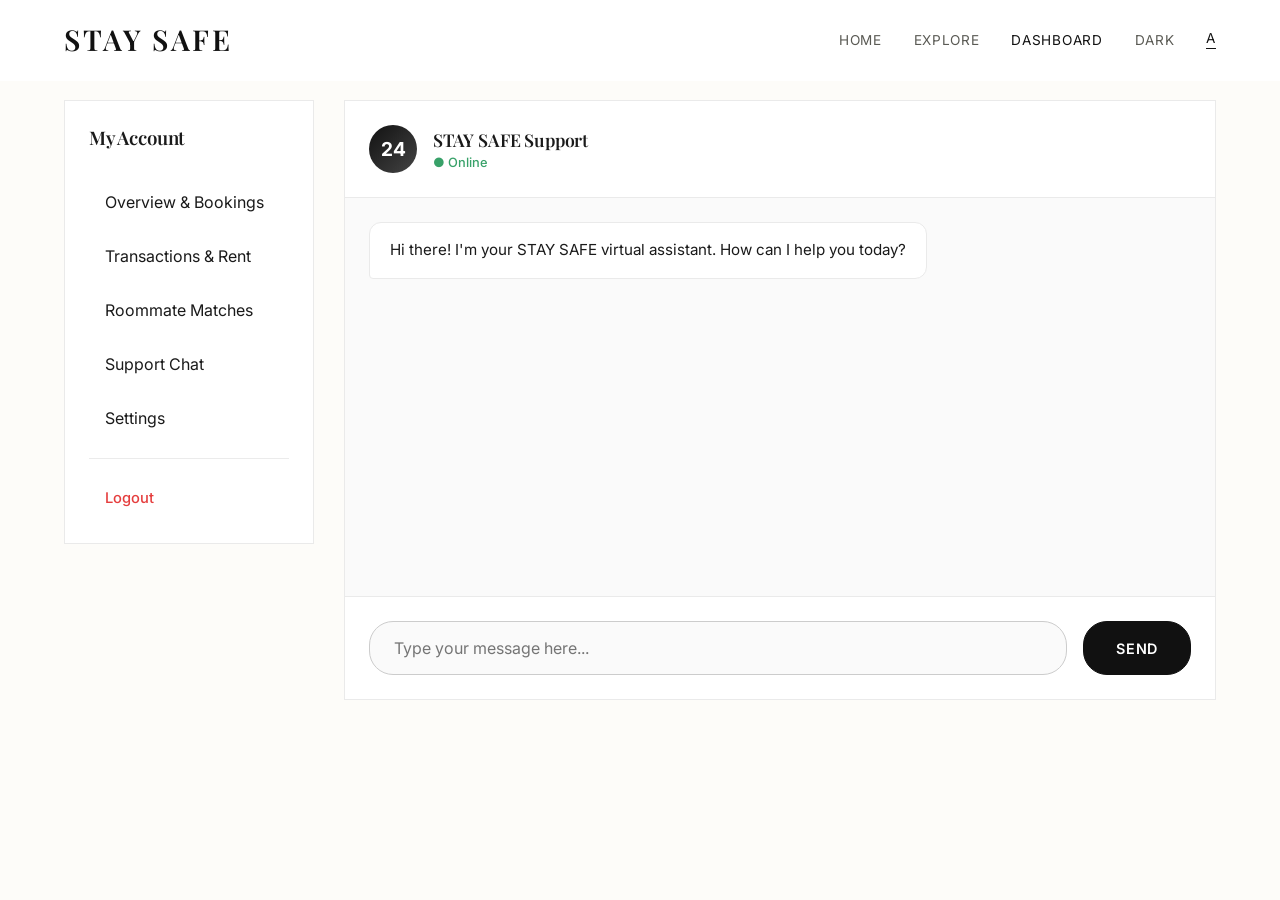
<file: support.html>
<!DOCTYPE html>
<html lang="en">
<head>
    <meta charset="UTF-8">
    <meta name="viewport" content="width=device-width, initial-scale=1.0">
    <title>Srivachav STAY SAFE | Support Chat</title>
    <link rel="stylesheet" href="style.css">
    <style>
        .dashboard-layout {
            display: grid;
            grid-template-columns: 250px 1fr;
            gap: 30px;
            margin-top: 100px;
        }

        .sidebar-menu {
            display: flex;
            flex-direction: column;
            gap: 10px;
        }

        .sidebar-menu a {
            padding: 12px 16px;
            border-radius: var(--radius-sm);
            transition: var(--transition);
        }

        .sidebar-menu a:hover, .sidebar-menu a.active {
            background: rgba(107, 70, 193, 0.1);
            color: var(--primary);
            font-weight: 600;
        }

        /* Chat Layout */
        .chat-container {
            display: flex;
            flex-direction: column;
            height: 600px;
            padding: 0;
            overflow: hidden;
        }

        .chat-header {
            padding: 24px;
            background: var(--white);
            border-bottom: 1px solid #eaeaea;
            display: flex;
            align-items: center;
            gap: 16px;
        }

        .chat-header-img {
            width: 48px;
            height: 48px;
            border-radius: 50%;
            background: linear-gradient(135deg, #111, #444);
            display: flex;
            align-items: center;
            justify-content: center;
            color: white;
            font-weight: bold;
            font-size: 1.2rem;
        }

        .chat-body {
            flex: 1;
            padding: 24px;
            background: #fafafa;
            overflow-y: auto;
            display: flex;
            flex-direction: column;
            gap: 16px;
        }

        .msg-bubble {
            max-width: 70%;
            padding: 16px 20px;
            border-radius: 12px;
            font-size: 0.95rem;
            line-height: 1.5;
            position: relative;
            animation: fadeIn 0.3s ease-out;
        }

        .msg-support {
            align-self: flex-start;
            background: var(--white);
            border: 1px solid #eaeaea;
            border-bottom-left-radius: 4px;
            color: var(--text-main);
        }

        .msg-user {
            align-self: flex-end;
            background: var(--primary);
            color: var(--white);
            border-bottom-right-radius: 4px;
        }

        .chat-input-area {
            padding: 24px;
            background: var(--white);
            border-top: 1px solid #eaeaea;
            display: flex;
            gap: 16px;
        }

        .chat-input-area input {
            flex: 1;
            padding: 16px 24px;
            border: 1px solid #ccc;
            outline: none;
            border-radius: 24px;
            font-size: 1rem;
            background: #fafafa;
        }

        .chat-input-area input:focus {
            border-color: var(--primary);
        }

        .btn-send {
            padding: 0 32px;
            border-radius: 24px;
            font-weight: 600;
        }

        @media (max-width: 768px) {
            .dashboard-layout { grid-template-columns: 1fr; }
            .chat-container { height: calc(100vh - 200px); }
        }
    </style>
</head>
<body>
    <nav class="navbar">
        <a href="index.html" class="nav-brand">STAY SAFE</a>
        <div class="mobile-toggle">MENU</div>
        <div class="nav-links">
            <a href="index.html">Home</a>
            <a href="listings.html">Explore</a>
            <a href="dashboard.html" class="active">Dashboard</a>
            <div class="profile-btn" id="navAvatar">A</div>
        </div>
    </nav>

    <div class="container animate-slide-up">
        <div class="dashboard-layout">
            <aside class="sidebar-menu glass-panel" style="padding: 24px; height: fit-content;">
                <h3 style="margin-bottom: 20px;">My Account</h3>
                <a href="dashboard.html">Overview & Bookings</a>
                <a href="transactions.html">Transactions & Rent</a>
                <a href="matches.html">Roommate Matches</a>
                <a href="support.html">Support Chat</a>
                <a href="settings.html">Settings</a>
                <div style="height:1px;background:rgba(0,0,0,0.08);margin:8px 0;"></div>
                <div style="color:#e53e3e;cursor:pointer;padding:12px 16px;border-radius:4px;font-size:0.92rem;font-weight:500;" onclick="logoutUser()">Logout</div>
            </aside>

            <main>
                <div class="chat-container glass-panel">
                    <div class="chat-header">
                        <div class="chat-header-img">24</div>
                        <div>
                            <h3 style="margin-bottom: 4px; font-size: 1.1rem;">STAY SAFE Support</h3>
                            <p style="color: #38a169; font-size: 0.8rem; font-weight: 500;">● Online</p>
                        </div>
                    </div>
                    
                    <div class="chat-body" id="chatBody">
                        <div class="msg-bubble msg-support">
                            Hi there! I'm your STAY SAFE virtual assistant. How can I help you today?
                        </div>
                    </div>
                    
                    <form class="chat-input-area" id="chatForm">
                        <input type="text" id="chatInput" placeholder="Type your message here..." autocomplete="off" required>
                        <button type="submit" class="btn btn-primary btn-send">Send</button>
                    </form>
                </div>
            </main>
        </div>
    </div>

    <script src="script.js"></script>
    <script>
        document.addEventListener('DOMContentLoaded', () => {
            const usersStr = localStorage.getItem('1268_users');
            if(usersStr) {
                const users = JSON.parse(usersStr);
                const initial = users.current.name.charAt(0).toUpperCase();
                document.getElementById('navAvatar').innerText = initial;
            }

            const chatForm = document.getElementById('chatForm');
            const chatInput = document.getElementById('chatInput');
            const chatBody = document.getElementById('chatBody');

            chatForm.addEventListener('submit', (e) => {
                e.preventDefault();
                const msg = chatInput.value.trim();
                if(!msg) return;

                // Add user msg
                addMsg(msg, 'user');
                chatInput.value = '';

                // Simulate reply
                setTimeout(() => {
                    const replies = [
                        "I understand. A human support agent will be reviewing this and will contact you shortly.",
                        "Thanks for the details! Is there anything else you need assistance with?",
                        "That's great! Let me check that for you.",
                        "Your request has been logged in our system. You'll receive an email update soon."
                    ];
                    const randomReply = replies[Math.floor(Math.random() * replies.length)];
                    addMsg(randomReply, 'support');
                }, 1000 + Math.random() * 1000);
            });

            function addMsg(text, sender) {
                const div = document.createElement('div');
                div.className = `msg-bubble msg-${sender}`;
                div.innerText = text;
                chatBody.appendChild(div);
                
                // Scroll to bottom
                chatBody.scrollTop = chatBody.scrollHeight;
            }
        });
    </script>
</body>
</html>
</file>
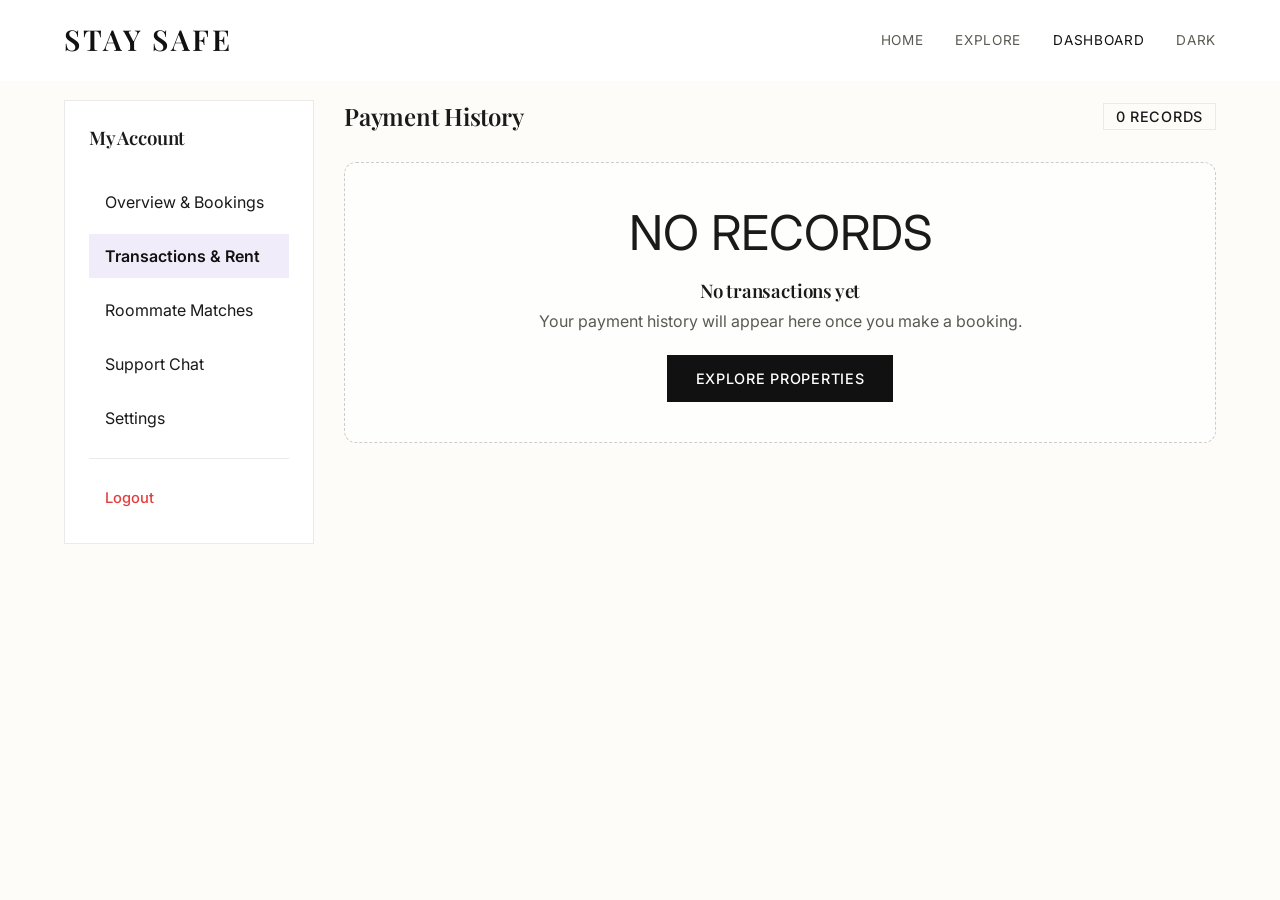
<file: transactions.html>
<!DOCTYPE html>
<html lang="en">
<head>
    <meta charset="UTF-8">
    <meta name="viewport" content="width=device-width, initial-scale=1.0">
    <title>Srivachav STAY SAFE | Transactions</title>
    <link rel="stylesheet" href="style.css">
    <style>
        .tx-layout {
            display: grid;
            grid-template-columns: 250px 1fr;
            gap: 30px;
            margin-top: 100px;
        }

        .sidebar-menu {
            display: flex;
            flex-direction: column;
            gap: 10px;
        }

        .sidebar-menu a {
            padding: 12px 16px;
            border-radius: var(--radius-sm);
            transition: var(--transition);
        }

        .sidebar-menu a:hover, .sidebar-menu a.active {
            background: rgba(107, 70, 193, 0.1);
            color: var(--primary);
            font-weight: 600;
        }

        .tx-list {
            display: flex;
            flex-direction: column;
            gap: 16px;
        }

        .tx-item {
            display: flex;
            justify-content: space-between;
            align-items: center;
            padding: 20px;
            border-radius: var(--radius-md);
            background: var(--white);
            box-shadow: var(--shadow-soft);
            transition: transform 0.2s;
        }

        .tx-item:hover {
            transform: translateX(5px);
            border-left: 4px solid var(--primary);
        }

        .tx-info h4 {
            margin-bottom: 4px;
        }
        .tx-info p {
            color: var(--text-muted);
            font-size: 0.9rem;
        }

        .tx-amount {
            text-align: right;
        }
        .tx-amount .amount {
            font-size: 1.2rem;
            font-weight: 700;
            color: var(--text-main);
            margin-bottom: 4px;
        }
        .badge-success { background: rgba(72,187,120,0.1); color: #38a169; }

        @media (max-width: 768px) {
            .tx-layout { grid-template-columns: 1fr; }
            .tx-item { flex-direction: column; align-items: flex-start; gap: 16px;}
            .tx-amount { text-align: left; }
        }
    </style>
</head>
<body>
    <nav class="navbar">
        <a href="index.html" class="nav-brand">STAY SAFE</a>
        <div class="mobile-toggle">MENU</div>
        <div class="nav-links">
            <a href="index.html">Home</a>
            <a href="listings.html">Explore</a>
            <a href="dashboard.html" class="active">Dashboard</a>
        </div>
    </nav>

    <div class="container animate-slide-up">
        <div class="tx-layout">
            <aside class="sidebar-menu glass-panel" style="padding: 24px; height: fit-content;">
                <h3 style="margin-bottom: 20px;">My Account</h3>
                <a href="dashboard.html">Overview & Bookings</a>
                <a href="transactions.html" class="active">Transactions & Rent</a>
                <a href="matches.html">Roommate Matches</a>
                <a href="support.html">Support Chat</a>
                <a href="settings.html">Settings</a>
                <div style="height:1px;background:rgba(0,0,0,0.08);margin:8px 0;"></div>
                <div style="color:#e53e3e;cursor:pointer;padding:12px 16px;border-radius:4px;font-size:0.92rem;font-weight:500;" onclick="logoutUser()">Logout</div>
            </aside>

            <main>
                <div class="d-flex justify-between aligns-center" style="margin-bottom: 30px;">
                    <h2>Payment History</h2>
                    <span class="badge" style="font-size: 0.9rem;" id="txCount">0 records</span>
                </div>

                <div class="tx-list" id="txContainer">
                    <!-- JS fills this -->
                </div>
            </main>
        </div>
    </div>

    <script src="script.js"></script>
    <script>
        document.addEventListener('DOMContentLoaded', () => {
            const txs = JSON.parse(localStorage.getItem('1268_transactions')) || [];
            const container = document.getElementById('txContainer');
            
            document.getElementById('txCount').innerText = `${txs.length} records`;

            if(txs.length === 0) {
                container.innerHTML = `
                    <div style="text-align: center; padding: 40px; background: rgba(255,255,255,0.5); border-radius: 12px; border: 1px dashed #ccc;">
                        <span style="font-size: 3rem;">NO RECORDS</span>
                        <h3 style="margin-top: 16px;">No transactions yet</h3>
                        <p style="color: var(--text-muted); margin-top: 8px;">Your payment history will appear here once you make a booking.</p>
                        <a href="listings.html" class="btn btn-primary" style="margin-top: 24px;">Explore Properties</a>
                    </div>
                `;
                return;
            }

            container.innerHTML = txs.map(tx => {
                const dateObj = new Date(tx.date);
                const dateStr = dateObj.toLocaleDateString('en-IN', { year: 'numeric', month: 'short', day: 'numeric' });
                const timeStr = dateObj.toLocaleTimeString('en-IN', { hour: '2-digit', minute: '2-digit' });

                return `
                    <div class="tx-item">
                        <div class="tx-info">
                            <h4>${tx.propertyName}</h4>
                            <p>TXN: ${tx.id} • ${dateStr} ${timeStr}</p>
                            <p style="margin-top: 4px;">Method: <strong>${tx.method}</strong></p>
                        </div>
                        <div class="tx-amount">
                            <div class="amount">${formatCurrency(tx.amount)}</div>
                            <span class="badge badge-success">✓ ${tx.status}</span>
                            <div style="margin-top: 8px;">
                                <button class="btn btn-outline" style="padding: 4px 12px; font-size: 0.8rem; background: var(--white);" onclick="downloadInvoice('${tx.id}')">Download Invoice</button>
                            </div>
                        </div>
                    </div>
                `;
            }).join('');
        });

        function downloadInvoice(id) {
            showToast(`Generating invoice for ${id}...`);
            setTimeout(() => {
                showToast(`Invoice ${id}.pdf downloaded successfully!`);
            }, 1000);
        }
    </script>
</body>
</html>
</file>
<file: style.css>
@import url('https://fonts.googleapis.com/css2?family=Inter:wght@300;400;500;600&family=Playfair+Display:ital,wght@0,400;0,600;1,400&display=swap');

:root {
    --primary: #111111; 
    --primary-light: #444444;
    --secondary: #222222; 
    --accent: #000000; 
    --bg-light: #fdfcf9;
    --text-main: #1a1a1a;
    --text-muted: #5a5a54;
    --white: #ffffff;
    --card-bg: #ffffff;
    
    --shadow-soft: 0 4px 12px rgba(0, 0, 0, 0.03);
    --shadow-hover: 0 10px 30px rgba(0, 0, 0, 0.08);
    
    --radius-lg: 0px;
    --radius-md: 0px;
    --radius-sm: 0px;

    --transition: all 0.4s ease;
}

body.dark-theme {
    --primary: #fdfcf9; 
    --primary-light: #eaeaea;
    --secondary: #cccccc; 
    --accent: #ffffff; 
    --bg-light: #121212;
    --text-main: #fdfcf9;
    --text-muted: #a0a0a0;
    --white: #1a1a1a;
    --card-bg: #1e1e1e;
    
    --shadow-soft: 0 4px 12px rgba(0, 0, 0, 0.3);
    --shadow-hover: 0 10px 30px rgba(0, 0, 0, 0.4);
}

* {
    margin: 0;
    padding: 0;
    box-sizing: border-box;
    font-family: 'Inter', sans-serif;
}

body {
    background-color: var(--bg-light);
    color: var(--text-main);
    overflow-x: hidden;
    scroll-behavior: smooth;
    animation: fadeIn 0.8s ease-out;
}

h1, h2, h3, h4, h5, h6 {
    font-family: 'Playfair Display', serif;
    font-weight: 600;
    letter-spacing: -0.01em;
}

a {
    text-decoration: none;
    color: inherit;
}

.glass-panel {
    background: var(--card-bg);
    border: 1px solid #eaeaea;
    box-shadow: none;
    border-radius: var(--radius-lg);
}

.btn {
    display: inline-flex;
    align-items: center;
    justify-content: center;
    padding: 14px 28px;
    border-radius: var(--radius-md);
    font-weight: 500;
    font-size: 0.9rem;
    letter-spacing: 0.05em;
    text-transform: uppercase;
    cursor: pointer;
    transition: var(--transition);
    border: 1px solid var(--primary);
    position: relative;
    overflow: hidden;
    background: transparent;
}

.btn-primary {
    background: var(--primary);
    color: var(--white);
    box-shadow: none;
}

.btn-primary:hover {
    background: var(--white);
    color: var(--primary);
}

.btn-accent {
    background-color: var(--accent);
    color: var(--white);
}

.btn-accent:hover {
    background: var(--white);
    color: var(--accent);
}

.btn-outline {
    background: transparent;
    border: 1px solid var(--primary);
    color: var(--primary);
}

.btn-outline:hover {
    background: var(--primary);
    color: var(--white);
}

/* Base Navbar */
.navbar {
    position: fixed;
    top: 0;
    width: 100%;
    z-index: 1000;
    padding: 24px 5%;
    display: flex;
    justify-content: space-between;
    align-items: center;
    background: var(--white);
    border-bottom: 1px solid transparent;
    transition: var(--transition);
}

.navbar.scrolled {
    padding: 16px 5%;
    border-bottom: 1px solid #eaeaea;
}

.nav-brand {
    font-family: 'Playfair Display', serif;
    font-size: 1.8rem;
    font-weight: 600;
    color: var(--primary);
    letter-spacing: 0.1em;
    text-transform: uppercase;
    line-height: 1.1;
    text-align: center;
}

.brand-name-sub {
    font-family: 'Inter', sans-serif;
    font-size: 0.7rem;
    letter-spacing: 0.35em;
    font-weight: 500;
    color: var(--text-muted);
    display: block;
    margin-bottom: 2px;
}

.nav-links {
    display: flex;
    gap: 32px;
    align-items: center;
}

.nav-links a {
    font-family: 'Inter', sans-serif;
    font-size: 0.85rem;
    letter-spacing: 0.05em;
    text-transform: uppercase;
    font-weight: 400;
    color: var(--text-muted);
    transition: color 0.3s;
}

.nav-links a:hover, .nav-links .active {
    color: var(--primary);
}

.profile-btn {
    width: auto;
    height: auto;
    background: transparent;
    color: var(--primary);
    font-size: 0.85rem;
    letter-spacing: 0.05em;
    text-transform: uppercase;
    cursor: pointer;
    border-bottom: 1px solid var(--primary);
    padding-bottom: 2px;
}

/* Mobile Nav Toggle */
.mobile-toggle {
    display: none;
    font-size: 0.9rem;
    text-transform: uppercase;
    letter-spacing: 0.05em;
    cursor: pointer;
    font-weight: 500;
}

@media (max-width: 768px) {
    .nav-links {
        position: absolute;
        top: 100%;
        left: 0;
        width: 100%;
        background: var(--white);
        flex-direction: column;
        padding: 24px;
        border-bottom: 1px solid #eaeaea;
        transform: translateY(-10px);
        opacity: 0;
        pointer-events: none;
        transition: var(--transition);
    }
    .nav-links.active {
        transform: translateY(0);
        opacity: 1;
        pointer-events: auto;
    }
    .mobile-toggle {
        display: block;
    }
}

/* Base Container */
.container {
    max-width: 1200px;
    margin: 0 auto;
    padding: 0 24px;
}

section {
    padding: 100px 0;
}

.section-title {
    font-size: 2.5rem;
    margin-bottom: 60px;
    text-align: left;
    font-weight: 400;
}

/* Footer Section */
footer {
    background: var(--white);
    color: var(--primary);
    padding: 80px 5% 40px;
    border-top: 1px solid #eaeaea;
    margin-top: 60px;
}

.footer-content {
    display: flex;
    justify-content: space-between;
    flex-wrap: wrap;
    gap: 60px;
    margin-bottom: 60px;
    max-width: 1200px;
    margin-left: auto;
    margin-right: auto;
}

.footer-box {
    flex: 1;
    min-width: 250px;
}

.footer-box h3 {
    margin-bottom: 24px;
    font-size: 1rem;
    font-family: 'Inter', sans-serif;
    text-transform: uppercase;
    letter-spacing: 0.05em;
    font-weight: 500;
    color: var(--primary);
}

.footer-box p {
    color: var(--text-muted);
    line-height: 1.8;
}

.footer-links {
    list-style: none;
}
.footer-links li {
    margin-bottom: 12px;
}
.footer-links a {
    color: var(--text-muted);
    transition: color 0.3s;
    font-size: 0.95rem;
}
.footer-links a:hover {
    color: var(--primary);
}

.footer-bottom {
    text-align: center;
    padding-top: 24px;
    border-top: 1px solid #eaeaea;
    color: var(--text-muted);
    font-size: 0.85rem;
    max-width: 1200px;
    margin: 0 auto;
    text-transform: uppercase;
    letter-spacing: 0.05em;
}

/* Toast */
.toast-container {
    position: fixed;
    bottom: 40px;
    right: 40px;
    display: flex;
    flex-direction: column;
    gap: 16px;
    z-index: 9999;
}
.toast {
    background: var(--primary);
    color: var(--white);
    padding: 20px 30px;
    border: none;
    box-shadow: 0 10px 30px rgba(0,0,0,0.1);
    animation: slideInRight 0.4s cubic-bezier(0.2, 0.8, 0.2, 1);
    display: flex;
    align-items: center;
    gap: 16px;
    font-size: 0.9rem;
    letter-spacing: 0.02em;
}

/* Search Box */
.search-inputs {
    display: flex;
    gap: 0;
    background: var(--white);
    padding: 0;
    border: 1px solid #ccc;
    box-shadow: none;
}

.search-inputs input {
    flex: 1;
    border: none;
    outline: none;
    padding: 20px 24px;
    font-size: 1rem;
    background: transparent;
}

.search-inputs .btn {
    border: none;
    border-left: 1px solid #ccc;
}
.search-inputs .btn:hover {
    background: #fdfdfd;
    color: var(--primary);
}

/* Category Grid */
.category-grid {
    display: grid;
    grid-template-columns: repeat(auto-fit, minmax(280px, 1fr));
    gap: 1px;
    background: #eaeaea;
    border: 1px solid #eaeaea;
}

.cat-card {
    padding: 60px 40px;
    text-align: left;
    background: var(--white);
    transition: background 0.3s;
    display: block;
    border: none;
}

.cat-card:hover {
    background: #fafafa;
    transform: none;
}

.cat-icon {
    font-size: 0.8rem;
    text-transform: uppercase;
    letter-spacing: 0.1em;
    color: var(--text-muted);
    margin-bottom: 24px;
}

.cat-card h3 {
    font-size: 1.5rem;
    margin-bottom: 12px;
}

/* Property Grid & Cards */
.featured-grid, .property-grid {
    display: grid;
    grid-template-columns: repeat(auto-fill, minmax(320px, 1fr));
    gap: 40px;
}

.property-card {
    background: transparent;
    border: none;
    box-shadow: none;
    transition: none;
}

.property-card:hover {
    transform: none;
    box-shadow: none;
}

.card-img {
    height: 300px;
    position: relative;
    overflow: hidden;
    border: 1px solid #eaeaea;
}

.card-img img {
    width: 100%;
    height: 100%;
    object-fit: cover;
    filter: grayscale(20%) contrast(1.1);
    transition: filter 0.6s ease;
}

.property-card:hover .card-img img {
    filter: grayscale(0%) contrast(1);
    transform: none;
}

.pos-top-right {
    position: absolute;
    top: 20px;
    right: 20px;
    z-index: 10;
}

.card-content {
    padding: 24px 0;
}

.card-content h3 {
    font-size: 1.4rem;
    margin-bottom: 8px;
    font-weight: 400;
}

.rating {
    color: var(--text-muted);
    font-size: 0.85rem;
    font-family: 'Inter', sans-serif;
}

.location-text {
    color: var(--text-muted);
    font-size: 0.9rem;
    margin-bottom: 20px;
    letter-spacing: 0.02em;
}

.amenities-row {
    display: flex;
    flex-wrap: wrap;
    gap: 8px;
    margin-bottom: 24px;
}

/* Badge */
.badge {
    padding: 4px 12px;
    border: 1px solid #eaeaea;
    font-size: 0.75rem;
    font-weight: 500;
    text-transform: uppercase;
    letter-spacing: 0.05em;
    background: transparent;
    color: var(--text-main);
}
.badge-demand, .badge-verified, .badge-success {
    background: #111;
    color: #fff;
    border-color: #111;
    animation: none;
}

/* Utilities */
.d-flex { display: flex; }
.justify-between { justify-content: space-between; }
.aligns-center { align-items: center; }

/* Hero Specifics */
.hero {
    min-height: 85vh;
    display: flex;
    align-items: center;
    background: var(--bg-light);
    padding-top: 100px;
    border-bottom: 1px solid #eaeaea;
}

.hero-content {
    display: grid;
    grid-template-columns: 1fr 1fr;
    gap: 60px;
    align-items: center;
    max-width: 100%;
    margin: 0;
}
@media (max-width: 900px) {
    .hero-content { grid-template-columns: 1fr; }
    .hero-image-side { display: none; }
}

.hero-title {
    font-size: 4.5rem;
    line-height: 1.1;
    margin-bottom: 24px;
    color: var(--primary);
}

.hero-subtitle {
    font-size: 1.25rem;
    color: var(--text-muted);
    margin-bottom: 60px;
    max-width: 600px;
    font-weight: 300;
}

/* Custom Overrides for forms and layouts */
.input-group input, .input-group select {
    border: 1px solid #ccc;
    border-radius: 0;
}
.input-group input:focus, .input-group select:focus {
    border-color: var(--primary);
}

/* Skeletons */
.skeleton {
    background: #f5f5f5;
    animation: none;
}

@keyframes slideInRight {
    from { transform: translateX(100%); opacity: 0; }
    to { transform: translateX(0); opacity: 1; }
}

@keyframes fadeIn {
    from { opacity: 0; }
    to { opacity: 1; }
}
.animate-slide-up {
    animation: fadeIn 0.8s ease forwards;
}
</file>
